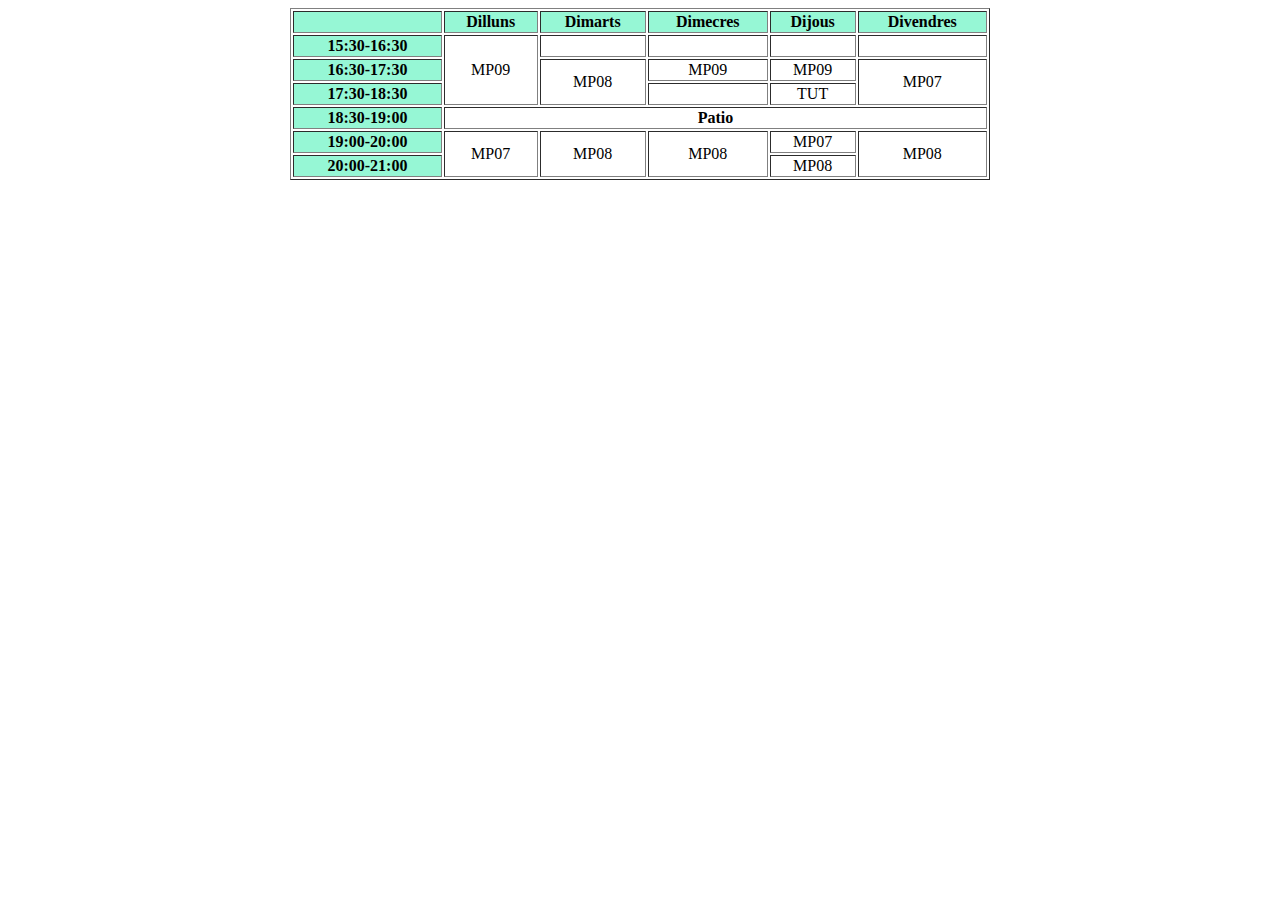
<file: mp08_UF1_02_horari_nuneza/index.html>
<html>
    <head>

    </head>
    <body>
        <table align="center" border="1" width="700px">
            <tr width="70px">
                <th bgcolor="#96F7D5"></th>
                <th bgcolor="#96F7D5">Dilluns</th>
                <th bgcolor="#96F7D5">Dimarts</th>
                <th bgcolor="#96F7D5">Dimecres</th>
                <th bgcolor="#96F7D5">Dijous</th>
                <th bgcolor="#96F7D5">Divendres</th>  
            </tr>
            <tr align="center">
                <th bgcolor="#96F7D5">15:30-16:30</th>
                <td rowspan="3">MP09</td>
                <td></td>
                <td></td>
                <td></td>
                <td></td>
                
            </tr>
            <tr align="center">
                <th bgcolor="#96F7D5">16:30-17:30</th>               
                <td rowspan="2">MP08</td>
                <td>MP09</td>
                <td>MP09</td>
                <td rowspan="2">MP07</td>
                
            </tr>
            <tr align="center">
                <th bgcolor="#96F7D5">17:30-18:30</th>       
                <td></td>
                <td>TUT</td>
            </tr>
            <tr align="center">
                <th bgcolor="#96F7D5">18:30-19:00</th>
                <th colspan="5" bgcolor="">Patio</th>
                
            </tr>
            <tr align="center">
                <th bgcolor="#96F7D5">19:00-20:00</th>
                <td rowspan="2">MP07</td>
                <td rowspan="2">MP08</td>
                <td rowspan="2">MP08</td>
                <td>MP07</td>
                <td rowspan="2">MP08</td>
            
            </tr>
            <tr align="center">
                <th bgcolor="#96F7D5">20:00-21:00</th>
                <td>MP08</td>
            </tr>
        </table>
    </body>
    




</html>
</file>
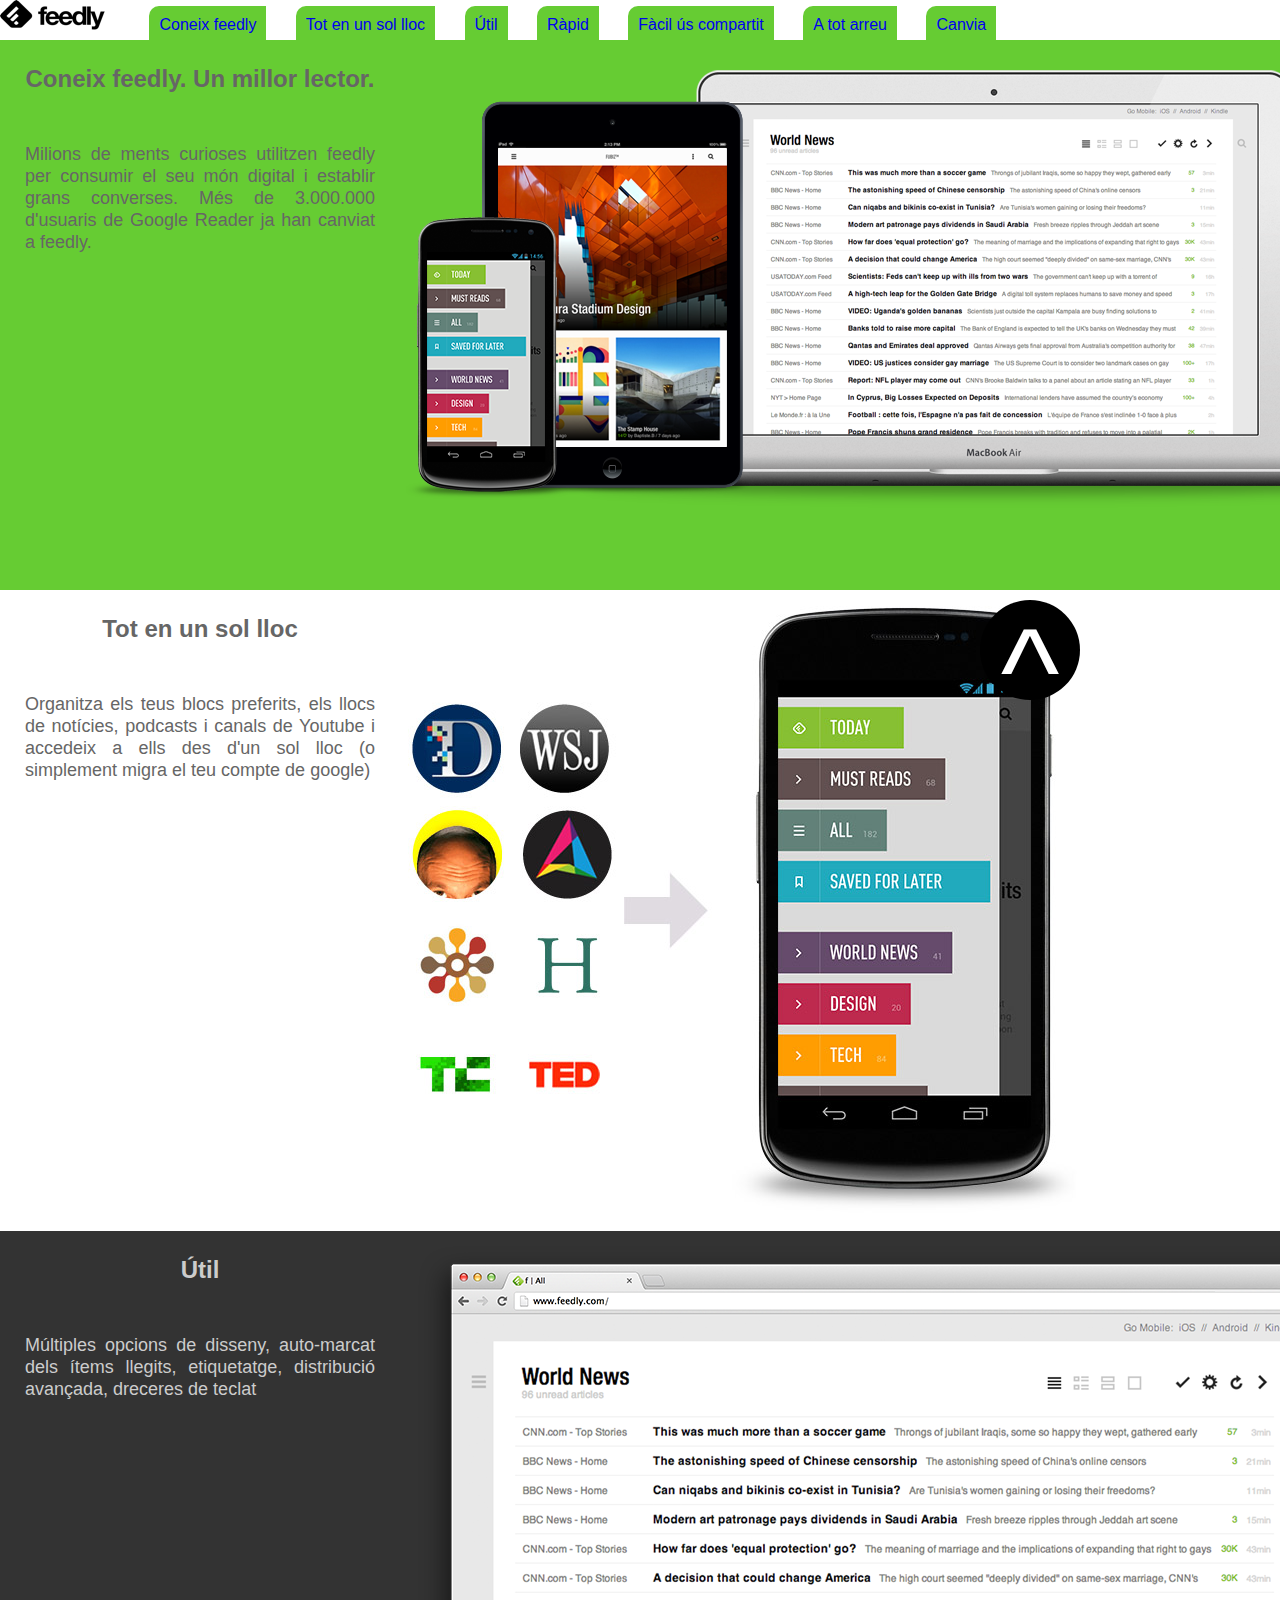
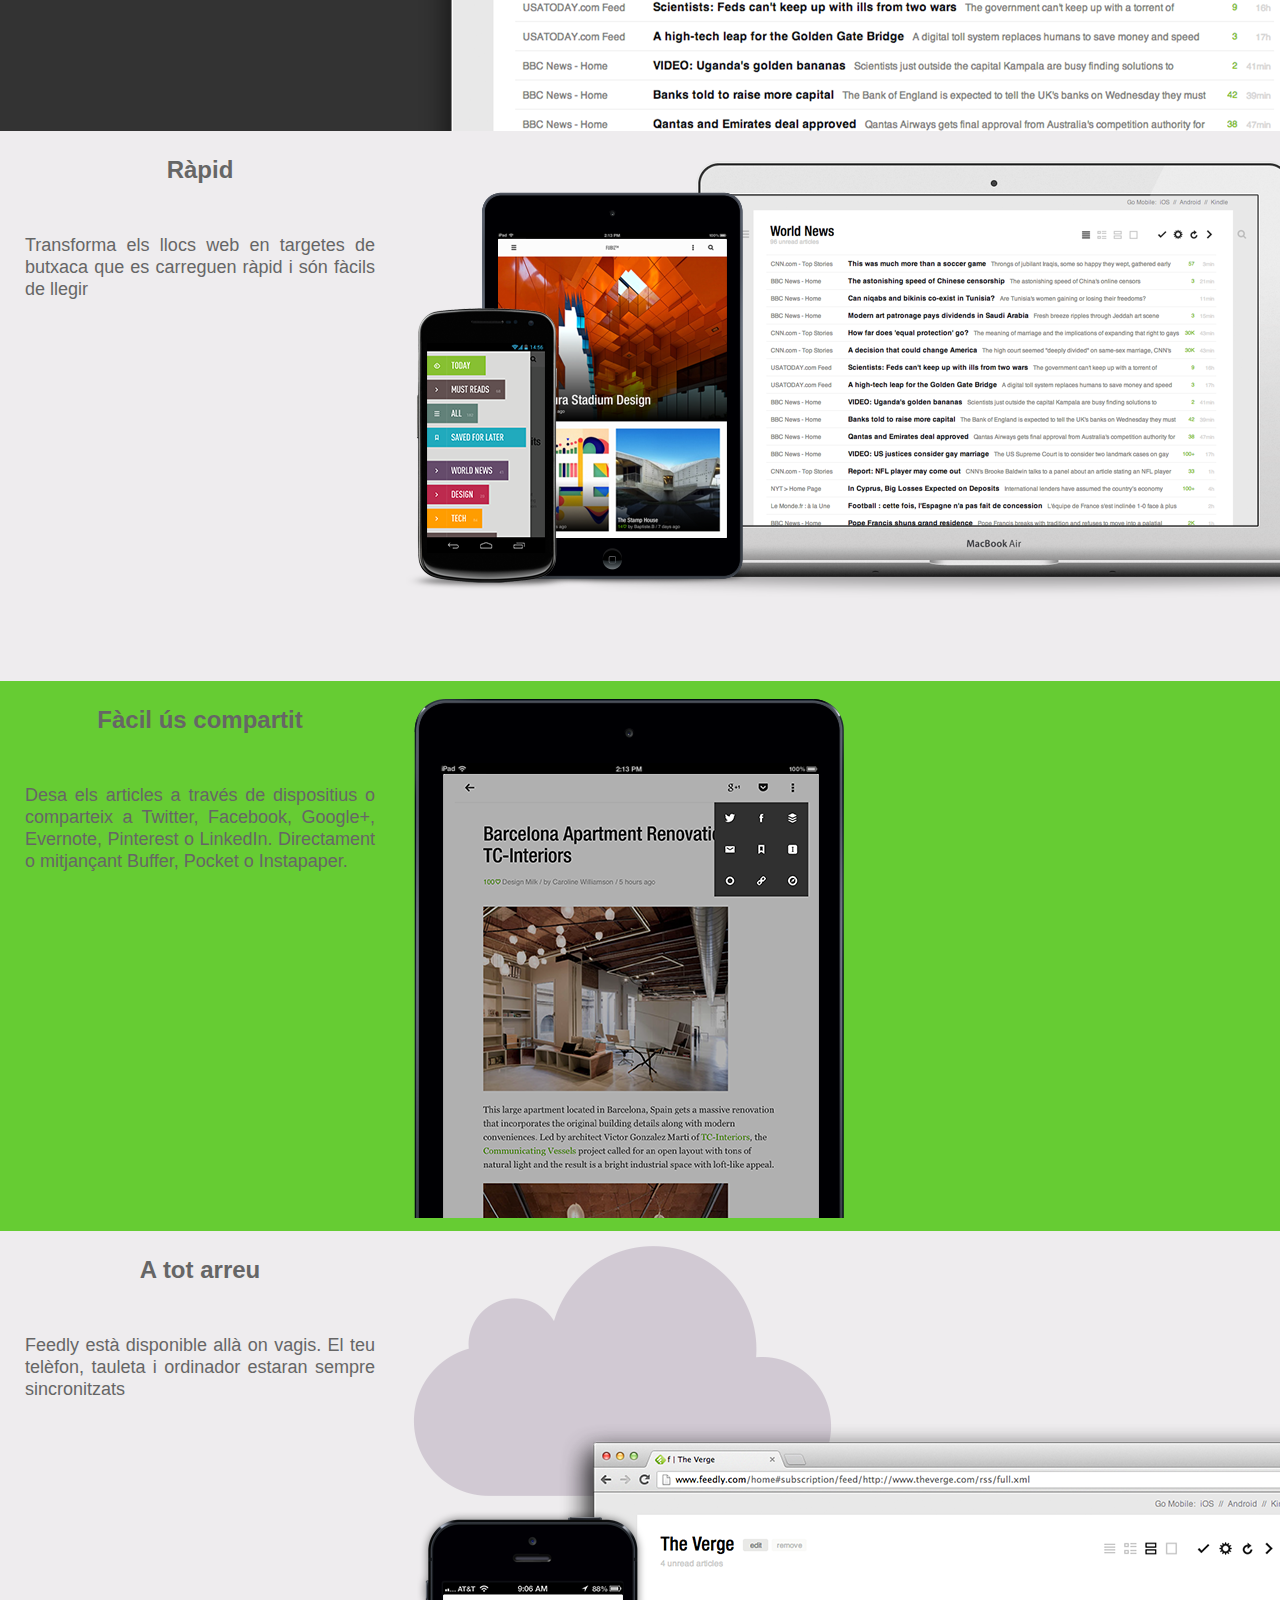
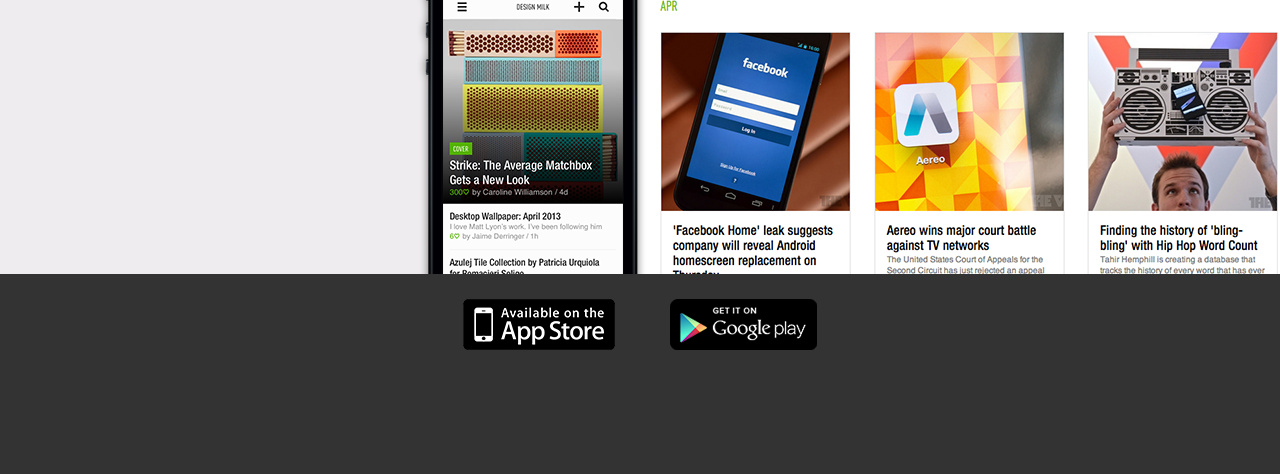
<file: mp08_UF1_03_feedly_nuneza/index.html>
<!DOCTYPE html>
<html lang="en">
<head>
    <meta charset="UTF-8">
    <meta name="viewport" content="width=device-width, initial-scale=1.0">
    <title>feedly</title>
    <link rel="stylesheet" href="estils.css">
</head>
<body>
    <div id="menu">
        <a href="#" target="_self"><img src="img/feedly-logo-small-black.png" alt=""></a>
        <ul>
            <li><a href="#coneix">Coneix feedly</a></li>
            <li><a href="#tot">Tot en un sol lloc</a></li> 
            <li><a href="#util">Útil</a></li>
            <li><a href="#rapid">Ràpid</a></li>
            <li><a href="#facil">Fàcil ús compartit</a></li> 
            <li><a href="#arreu">A tot arreu</a></li> 
            <li><a href="#canvia">Canvia</a></li>
        </ul>
    </div>
    <div id="coneix">
        <h1>Coneix feedly. Un millor lector.</h1>

        <p>Milions de ments curioses utilitzen feedly per consumir el seu món digital i establir grans converses. 
Més de 3.000.000 d'usuaris de Google Reader ja han canviat a feedly.</p>
    </div>
    <div id="tot">
        <h1>Tot en un sol lloc</h1>
        <p>Organitza els teus blocs preferits, els llocs de notícies, podcasts i canals de Youtube i accedeix a ells des d'un sol lloc (o simplement migra el teu compte de google)</p>
    </div>
    <div id="util">
        <h1>Útil</h1>
        <p>Múltiples opcions de disseny, auto-marcat dels ítems llegits, etiquetatge, distribució avançada, dreceres de teclat</p>
    </div>
    <div id="rapid">
        <h1>Ràpid</h1>
        <p>Transforma els llocs web en targetes de butxaca que es carreguen ràpid i són fàcils de llegir</p>
    </div>
    <div id="facil">
        <h1>Fàcil ús compartit</h1>
        <p>Desa els articles a través de dispositius o comparteix a Twitter, Facebook, Google+, Evernote, Pinterest o LinkedIn. Directament o mitjançant Buffer, Pocket o Instapaper.</p>
    </div>
    <div id="arreu">
        <h1>A tot arreu</h1>
        <p>Feedly està disponible allà on vagis. El teu telèfon, tauleta i ordinador estaran sempre sincronitzats</p>
    </div>
    <div id="canvia">
        <a href="https://apps.apple.com/es/app/feedly-smart-news-reader/id396069556" target="_blank"><img src="img/appstore.png" alt=""></a>
        <a href="https://play.google.com/store/apps/details?id=com.devhd.feedly&hl=ca&gl=US" target="_blank"><img src="img/googleplay.png" alt=""></a>    
    </div>
    <a href="#menu"><div id="tornar">^</div></a>

    

</body>
</html>
</file>
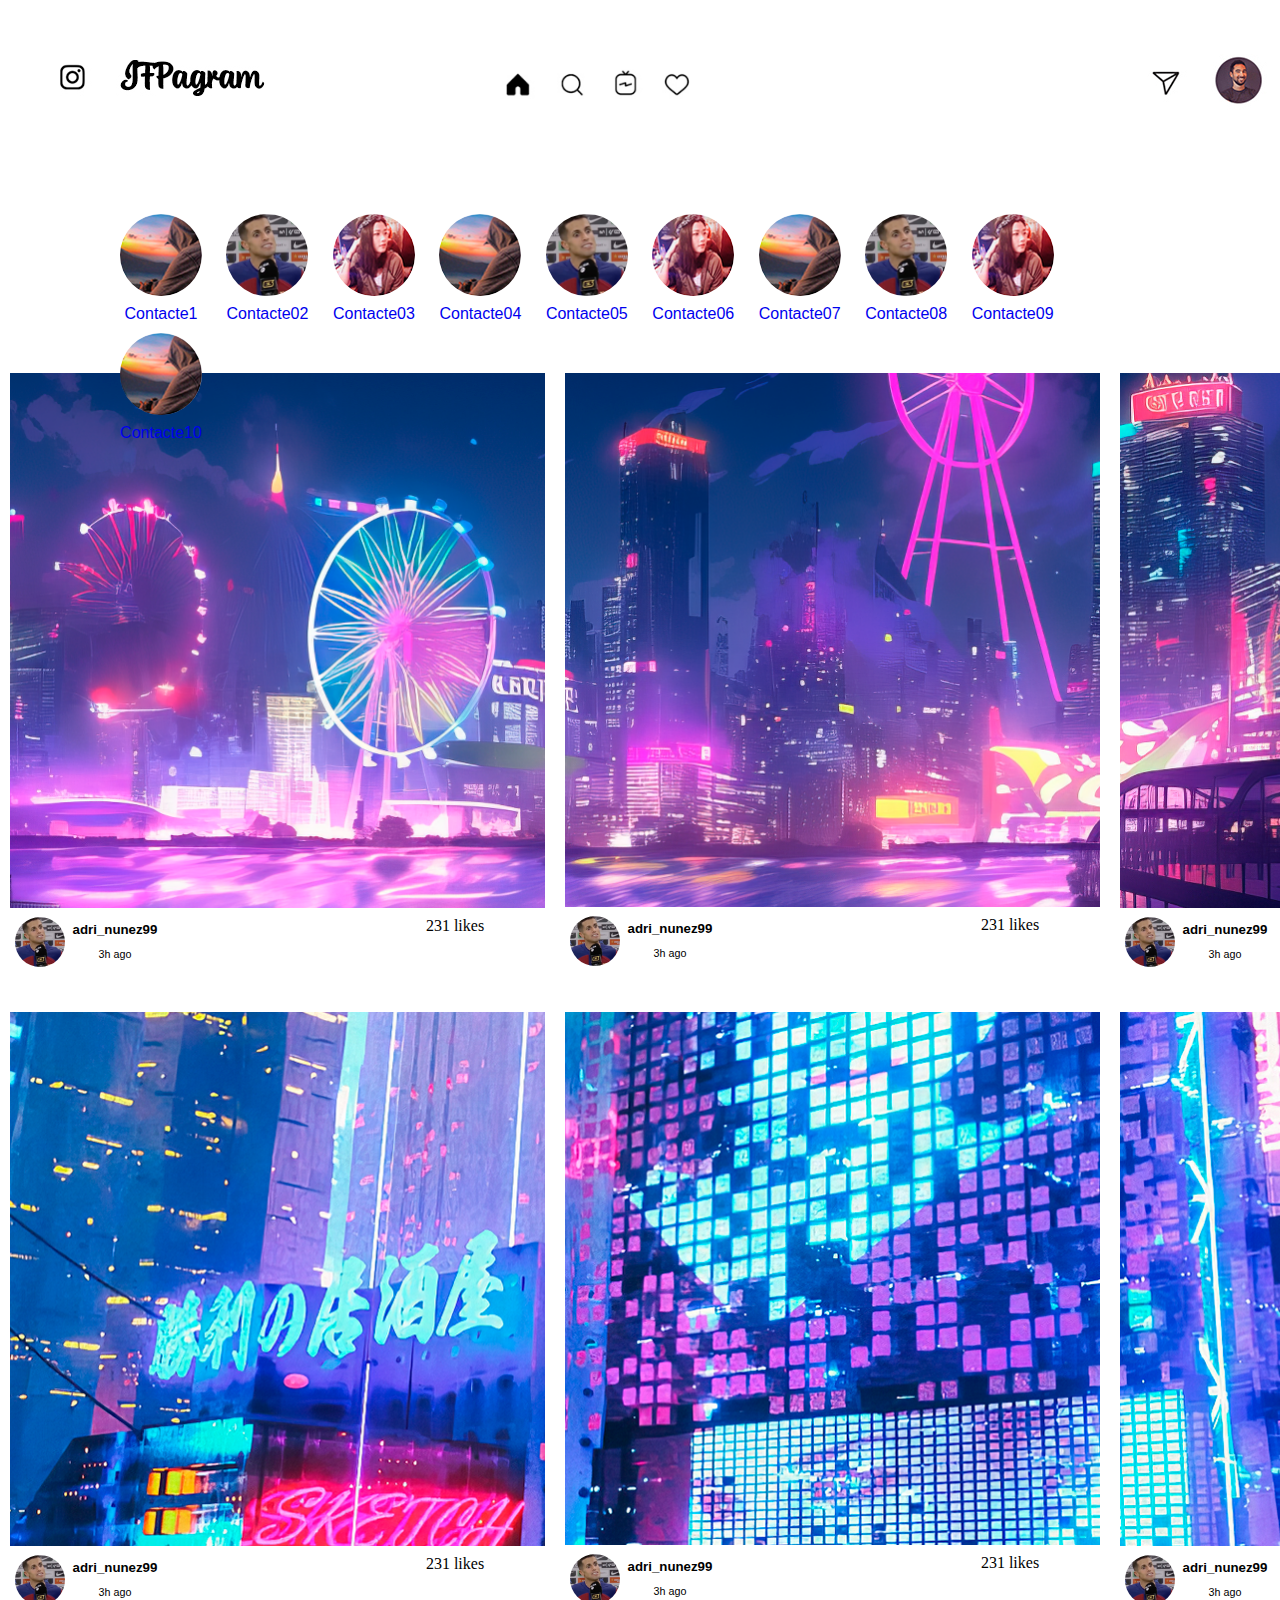
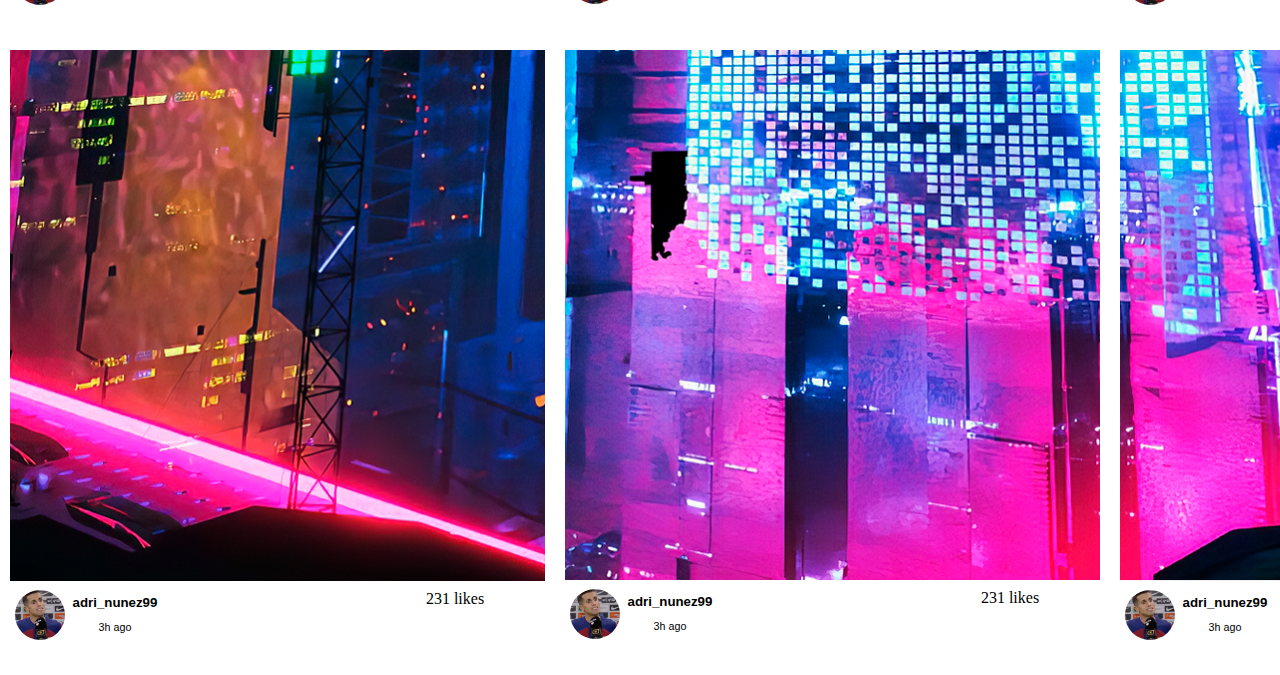
<file: mp08_UF1_04_ipfagram_nuneza/index.html>
<!DOCTYPE html>
<html lang="en">
<head>
    <meta charset="UTF-8">
    <meta name="viewport" content="width=Adrián Núñez, initial-scale=1.0">
    <title>IFPagram</title>
    <link rel="stylesheet" href="css/reset.css">        <!-- IMPORTANTE Cuidado con el orden del reset (1) y el estilo (2)-->
    <link rel="stylesheet" href="css/style.css">
</head>
<body>
    <div class="menu">
        <div class="logo">
            <img src="img/ifpagram_03.png" alt="">
        </div>
        
        <div class="user">
            <img src="img/ifpagram_04.png" alt="">
        </div>

        <div class="nav">
            <ul>
                <a href="#"><li class="home"></li></a>
                <a href="#"><li class="search"></li></a>
                <a href="#"><li class="tv"></li></a>
                <a href="#"><li class="like"></li></a>
            </ul>
        </div>
    </div>
    <div class="contactes">
            <!-- ul>(li{Contacte$$})*10  10 li con contacto y el numero correspondiente.
            $ = 1 digito   $$ = 2 digitos etc.. se pueden meter clases e id --->
       <ul>
        <a href="#"><li id="contacte01">Contacte1</li></a>
        <a href="#"><li id="contacte02">Contacte02</li></a>
        <a href="#"><li id="contacte03">Contacte03</li></a>
        <a href="#"><li id="contacte04">Contacte04</li></a>
        <a href="#"><li id="contacte05">Contacte05</li></a>
        <a href="#"><li id="contacte06">Contacte06</li></a>
        <a href="#"><li id="contacte07">Contacte07</li></a>
        <a href="#"><li id="contacte08">Contacte08</li></a>
        <a href="#"><li id="contacte09">Contacte09</li></a>
        <a href="#"><li id="contacte10">Contacte10</li></a>
       </ul>
    </div>
    
    <div class="contingut">
        <div class="post" id="primer">
            <img src="img/ifpagram_a.png" alt="">
            <div class="postejador">
                <img src="img/ifpagram_08.png" alt="">
                <h5>adri_nunez99</h5>
                <h6>3h ago</h6>
            </div>
            <div class="reaccions">
                <p>231 likes</p>
                <b class="cor"></b>
            </div>

        </div>
        <div class="post" id="segon">
            <img src="img/ifpagram_b.png" alt="">
            <div class="postejador">
                <img src="img/ifpagram_08.png" alt="">
                <h5>adri_nunez99</h5>
                <h6>3h ago</h6>
            </div>
            <div class="reaccions">
                <p>231 likes</p>
                <b class="cor"></b>
            </div>

        </div>
        <div class="post" id="tercer">
            <img src="img/ifpagram_c.png" alt="">
            <div class="postejador">
                <img src="img/ifpagram_08.png" alt="">
                <h5>adri_nunez99</h5>
                <h6>3h ago</h6>
            </div>
            <div class="reaccions">
                <p>231 likes</p>
                <b class="cor"></b>
            </div>

        </div>
        <div class="post" id="cuart">
            <img src="img/ifpagram_d.png" alt="">
            <div class="postejador">
                <img src="img/ifpagram_08.png" alt="">
                <h5>adri_nunez99</h5>
                <h6>3h ago</h6>
            </div>
            <div class="reaccions">
                <p>231 likes</p>
                <b class="cor"></b>
            </div>

        </div>
        <div class="post" id="cinque">
            <img src="img/ifpagram_e.png" alt="">
            <div class="postejador">
                <img src="img/ifpagram_08.png" alt="">
                <h5>adri_nunez99</h5>
                <h6>3h ago</h6>
            </div>
            <div class="reaccions">
                <p>231 likes</p>
                <b class="cor"></b>
            </div>

        </div>
        <div class="post" id="sise">
            <img src="img/ifpagram_f.png" alt="">
            <div class="postejador">
                <img src="img/ifpagram_08.png" alt="">
                <h5>adri_nunez99</h5>
                <h6>3h ago</h6>
            </div>
            <div class="reaccions">
                <p>231 likes</p>
                <b class="cor"></b>
            </div>

        </div>
        <div class="post" id="sete">
            <img src="img/ifpagram_g.png" alt="">
            <div class="postejador">
                <img src="img/ifpagram_08.png" alt="">
                <h5>adri_nunez99</h5>
                <h6>3h ago</h6>
            </div>
            <div class="reaccions">
                <p>231 likes</p>
                <b class="cor"></b>
            </div>

        </div>
        <div class="post" id="vuite">
            <img src="img/ifpagram_h.png" alt="">
            <div class="postejador">
                <img src="img/ifpagram_08.png" alt="">
                <h5>adri_nunez99</h5>
                <h6>3h ago</h6>
            </div>
            <div class="reaccions">
                <p>231 likes</p>
                <b class="cor"></b>
            </div>

        </div>
        <div class="post" id="nove">
            <img src="img/ifpagram_i.png" alt="">
            <div class="postejador">
                <img src="img/ifpagram_08.png" alt="">
                <h5>adri_nunez99</h5>
                <h6>3h ago</h6>
            </div>
            <div class="reaccions">
                <p>231 likes</p>
                <b class="cor"></b>
            </div>

        </div>

    </div>
    
</body>
</html>
</file>
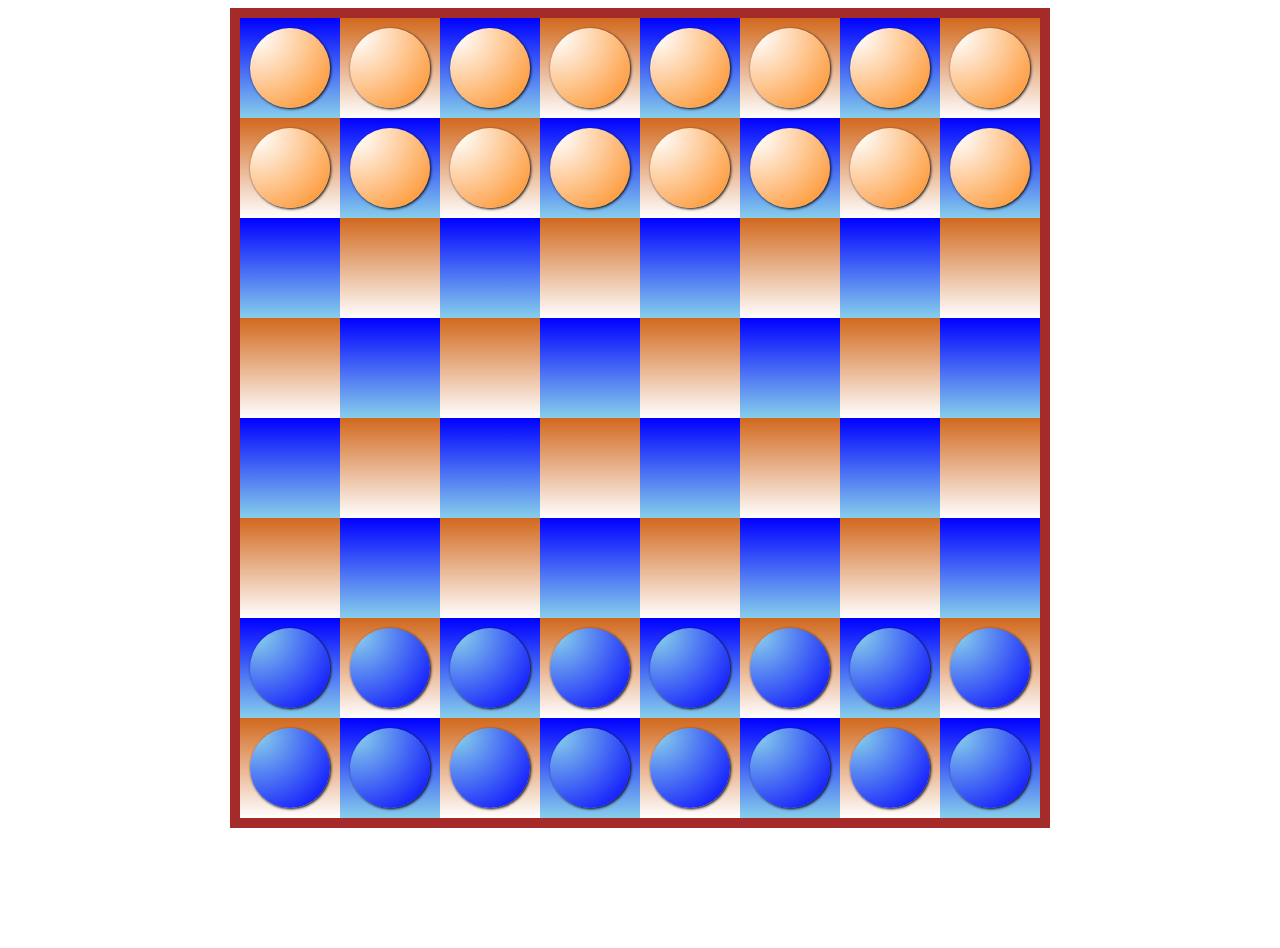
<file: mp08_UF1_05_escacs_nuneza/index.html>
<!DOCTYPE html>
<html lang="en">
<head>
    <meta charset="UTF-8">
    <meta name="Author" content="Adrián Núñez, initial-scale=1.0">
    <title>Escacs</title>
    <link rel="stylesheet" href="styles.css">
</head>
<body>
   <div class="taulell">
    <div class="filera">
        <div class="casella">
            <div class="fitxa"></div>
        </div>
        <div class="casella">
            <div class="fitxa"></div>
        </div>
        <div class="casella">
            <div class="fitxa"></div>
        </div>
        <div class="casella">
            <div class="fitxa"></div>
        </div>
        <div class="casella">
            <div class="fitxa"></div>
        </div>
        <div class="casella">
            <div class="fitxa"></div>
        </div>
        <div class="casella">
            <div class="fitxa"></div>
        </div>
        <div class="casella">
            <div class="fitxa"></div>
        </div>
    </div>
    <div class="filera">
        <div class="casella">
            <div class="fitxa"></div>
        </div>
        <div class="casella">
            <div class="fitxa"></div>
        </div>
        <div class="casella">
            <div class="fitxa"></div>
        </div>
        <div class="casella">
            <div class="fitxa"></div>
        </div>
        <div class="casella">
            <div class="fitxa"></div>
        </div>
        <div class="casella">
            <div class="fitxa"></div>
        </div>
        <div class="casella">
            <div class="fitxa"></div>
        </div>
        <div class="casella">
            <div class="fitxa"></div>
        </div>
    </div>
    <div class="filera">
        <div class="casella">
            <div class="fitxa"></div>
        </div>
        <div class="casella">
            <div class="fitxa"></div>
        </div>
        <div class="casella">
            <div class="fitxa"></div>
        </div>
        <div class="casella">
            <div class="fitxa"></div>
        </div>
        <div class="casella">
            <div class="fitxa"></div>
        </div>
        <div class="casella">
            <div class="fitxa"></div>
        </div>
        <div class="casella">
            <div class="fitxa"></div>
        </div>
        <div class="casella">
            <div class="fitxa"></div>
        </div>
    </div>
    <div class="filera">
        <div class="casella">
            <div class="fitxa"></div>
        </div>
        <div class="casella">
            <div class="fitxa"></div>
        </div>
        <div class="casella">
            <div class="fitxa"></div>
        </div>
        <div class="casella">
            <div class="fitxa"></div>
        </div>
        <div class="casella">
            <div class="fitxa"></div>
        </div>
        <div class="casella">
            <div class="fitxa"></div>
        </div>
        <div class="casella">
            <div class="fitxa"></div>
        </div>
        <div class="casella">
            <div class="fitxa"></div>
        </div>
    </div>
    <div class="filera">
        <div class="casella">
            <div class="fitxa"></div>
        </div>
        <div class="casella">
            <div class="fitxa"></div>
        </div>
        <div class="casella">
            <div class="fitxa"></div>
        </div>
        <div class="casella">
            <div class="fitxa"></div>
        </div>
        <div class="casella">
            <div class="fitxa"></div>
        </div>
        <div class="casella">
            <div class="fitxa"></div>
        </div>
        <div class="casella">
            <div class="fitxa"></div>
        </div>
        <div class="casella">
            <div class="fitxa"></div>
        </div>
    </div>
    <div class="filera">
        <div class="casella">
            <div class="fitxa"></div>
        </div>
        <div class="casella">
            <div class="fitxa"></div>
        </div>
        <div class="casella">
            <div class="fitxa"></div>
        </div>
        <div class="casella">
            <div class="fitxa"></div>
        </div>
        <div class="casella">
            <div class="fitxa"></div>
        </div>
        <div class="casella">
            <div class="fitxa"></div>
        </div>
        <div class="casella">
            <div class="fitxa"></div>
        </div>
        <div class="casella">
            <div class="fitxa"></div>
        </div>
    </div>
    <div class="filera">
        <div class="casella">
            <div class="fitxa"></div>
        </div>
        <div class="casella">
            <div class="fitxa"></div>
        </div>
        <div class="casella">
            <div class="fitxa"></div>
        </div>
        <div class="casella">
            <div class="fitxa"></div>
        </div>
        <div class="casella">
            <div class="fitxa"></div>
        </div>
        <div class="casella">
            <div class="fitxa"></div>
        </div>
        <div class="casella">
            <div class="fitxa"></div>
        </div>
        <div class="casella">
            <div class="fitxa"></div>
        </div>
    </div>
    <div class="filera">
        <div class="casella">
            <div class="fitxa"></div>
        </div>
        <div class="casella">
            <div class="fitxa"></div>
        </div>
        <div class="casella">
            <div class="fitxa"></div>
        </div>
        <div class="casella">
            <div class="fitxa"></div>
        </div>
        <div class="casella">
            <div class="fitxa"></div>
        </div>
        <div class="casella">
            <div class="fitxa"></div>
        </div>
        <div class="casella">
            <div class="fitxa"></div>
        </div>
        <div class="casella">
            <div class="fitxa"></div>
        </div>
    </div>
   </div>
   <div class="degradat"></div>
   
</body>
</html>
</file>
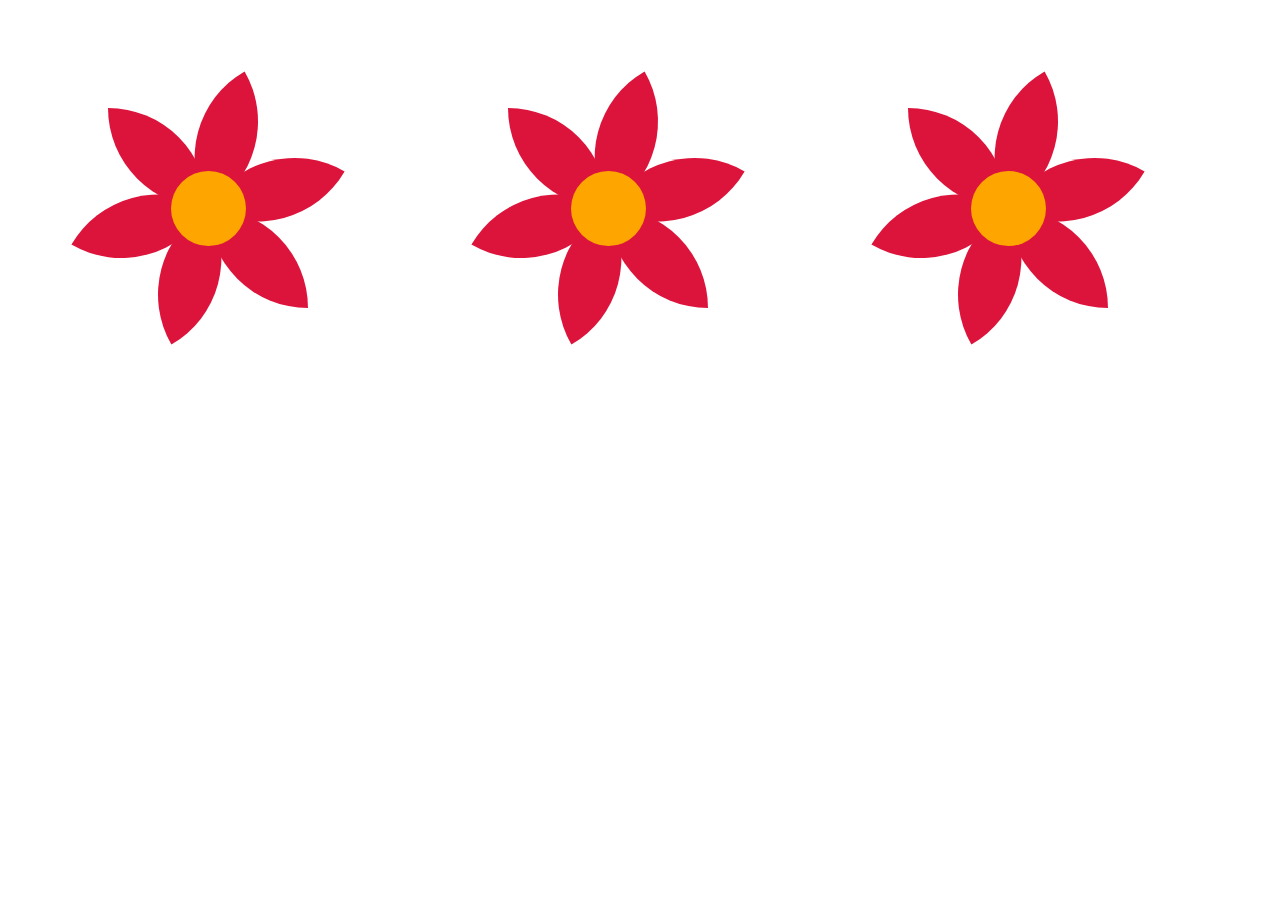
<file: mp08_UF1_07_flor_nuneza/index.html>
<!DOCTYPE html>
<html lang="en">
<head>
    <meta charset="UTF-8">
    <meta name="viewport" content="width=device-width, initial-scale=1.0">
    <title>Flor</title>
    <meta author="Adrián Núñez">
    <link rel="stylesheet" href="css/style.css">
</head>
<body>
    <div class="flor">
        <div class="petals" id="primer"></div>
        <div class="petals" id="segon"></div>
        <div class="petals" id="tercer"></div>
        <div class="petals" id="cuart"></div>
        <div class="petals" id="cinque"></div>
        <div class="petals" id="sise"></div>
        <div class="cor"></div>
    </div>
    <div class="flor">
        <div class="petals" id="primer"></div>
        <div class="petals" id="segon"></div>
        <div class="petals" id="tercer"></div>
        <div class="petals" id="cuart"></div>
        <div class="petals" id="cinque"></div>
        <div class="petals" id="sise"></div>
        <div class="cor"></div>
    </div>
    <div class="flor">
        <div class="petals" id="primer"></div>
        <div class="petals" id="segon"></div>
        <div class="petals" id="tercer"></div>
        <div class="petals" id="cuart"></div>
        <div class="petals" id="cinque"></div>
        <div class="petals" id="sise"></div>
        <div class="cor"></div>
    </div>
    
</body>
</html>
</file>
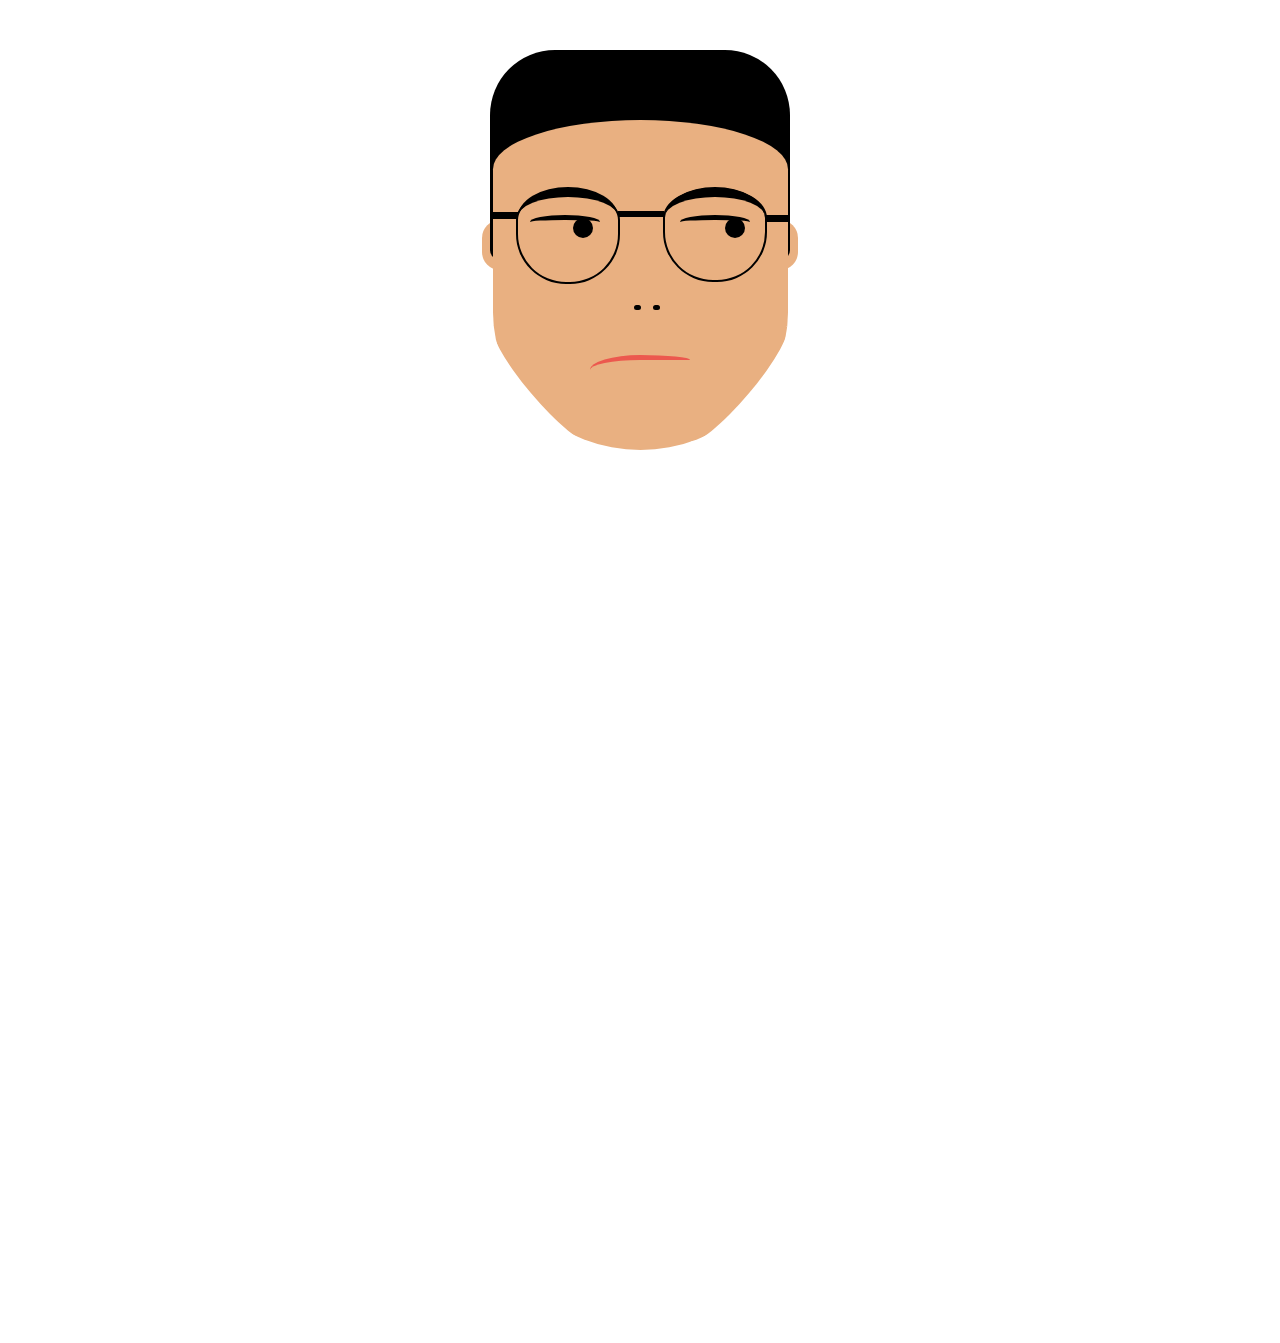
<file: mp08_UF1_08_cara_nuneza/index.html>
<!DOCTYPE html>
<html lang="en" >
<head>
  <meta charset="UTF-8">
  <title>Cara nuneza</title>
  <link rel="stylesheet" href="css/style.css">

</head>
<body>
    <div class="contenedor">
        <div class="cap">
            <div class="pel"></div>
            <div class="cara"></div>
            <div class="cara2"></div>
            
            <div class="front"></div>
            <div class="celles">
                <div class="cella" id="cellae"></div>
                <div class="cella" id="cellad"></div>
            </div>
        
            <div class="ulls">
                <div class="ulld"></div>
                <div class="pupillad"></div>
                <div class="ulle"></div>
                <div class="pupillae"></div>
            </div>
            <div class="orelles">
                <div class="orellae"></div>
                <div class="orellad"></div>
            </div>
            <div class="nas"></div>
                <div class="nasd"></div>
                <div class="nase"></div>
            <div class="boca"></div>
            <div class="gafa1"></div>
            <div class="gafa2"></div>
            <div class="patilla1"></div>
            <div class="patilla2"></div>
            <div class="puente"></div>
        </div>
    </div>
  
</body>
</html>
</file>
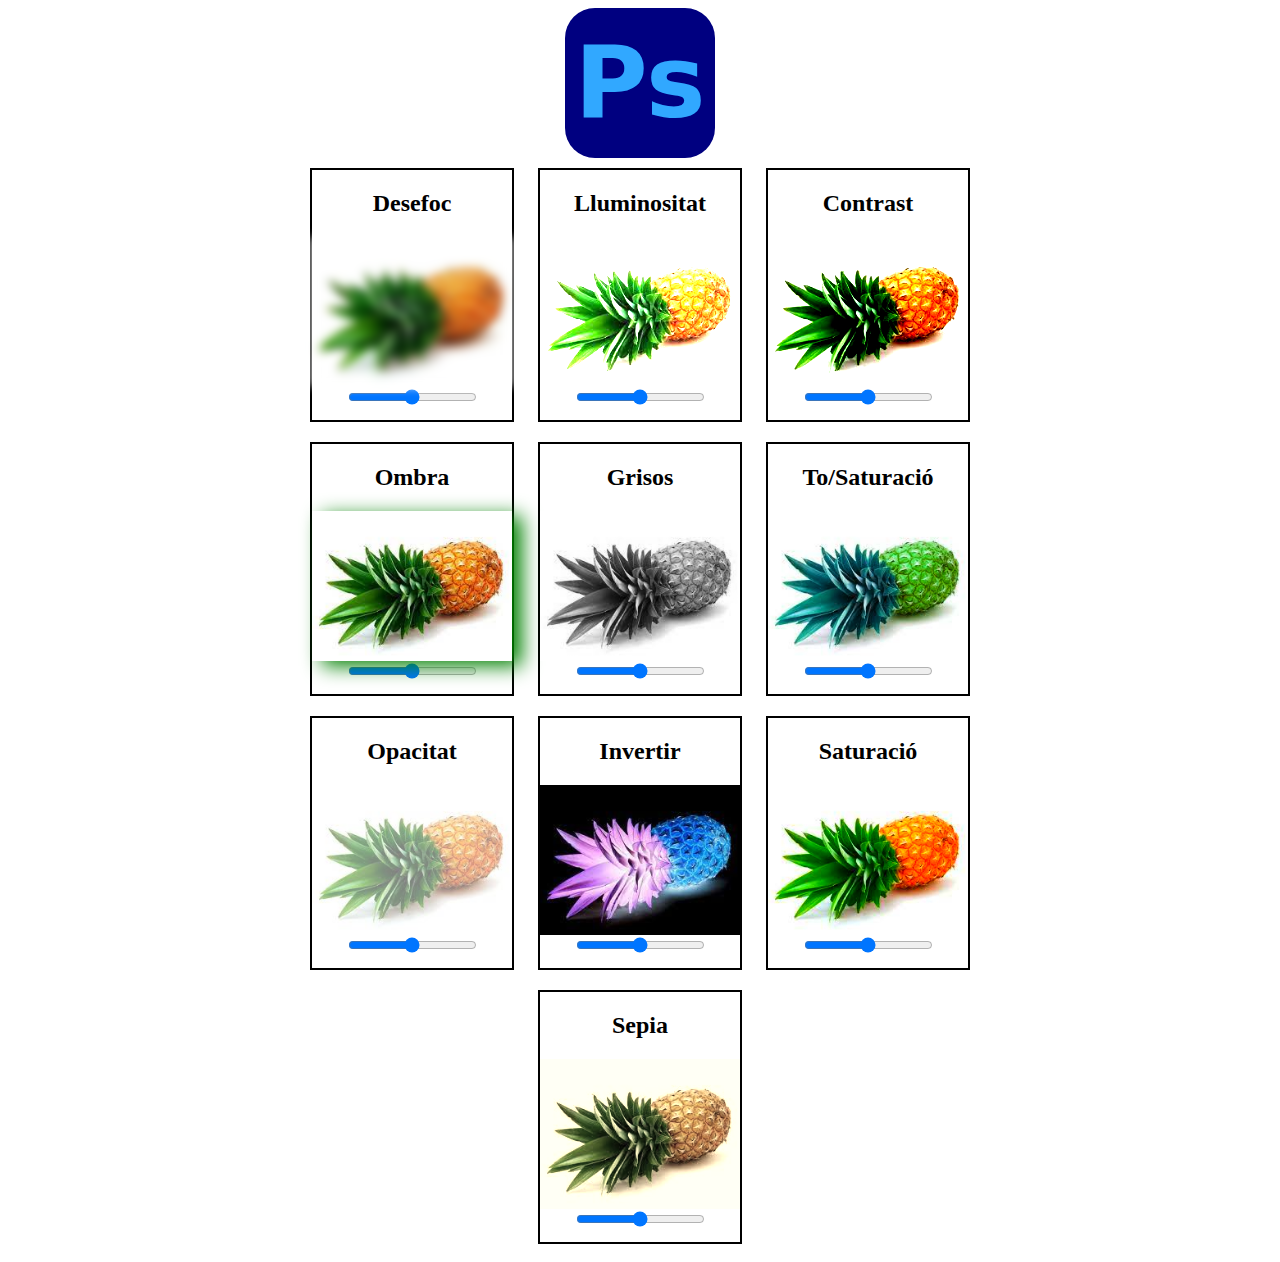
<file: mp08_UF1_09_potoshop_nuneza/index.html>
<!DOCTYPE html>
<html lang="en">
<head>
    <meta charset="UTF-8">
    <meta name="viewport" content="width=device-width, initial-scale=1.0">
    <title>Photoshop</title>
    <link rel="stylesheet" href="css/style.css">
</head>
<body>
    <div class="contenidor">

        <div class="efecte desenfoc">
            <h2>Desefoc</h2>
            <div class="imatge"></div>
            <input type="range">
        </div>

        <div class="efecte lluminositat">
            <h2>Lluminositat</h2>
            <div class="imatge"></div>
            <input type="range">
        </div>

        <div class="efecte contrast">
            <h2>Contrast</h2>
            <div class="imatge"></div>
            <input type="range">
        </div>

        <div class="efecte ombra">
            <h2>Ombra</h2>
            <div class="imatge"></div>
            <input type="range">
        </div>

        <div class="efecte grisos">
            <h2>Grisos</h2>
            <div class="imatge"></div>
            <input type="range">
        </div>

        <div class="efecte to">
            <h2>To/Saturació</h2>
            <div class="imatge"></div>
            <input type="range">
        </div>

        <div class="efecte opacitat">
            <h2>Opacitat</h2>
            <div class="imatge"></div>
            <input type="range">
        </div>

        <div class="efecte invertir">
            <h2>Invertir</h2>
            <div class="imatge"></div>
            <input type="range">
        </div>

        <div class="efecte saturacio">
            <h2>Saturació</h2>
            <div class="imatge"></div>
            <input type="range">
        </div>

        <div class="efecte sepia">
            <h2>Sepia</h2>
            <div class="imatge"></div>
            <input type="range">
        </div>
    </div>
</body>
</html>
</file>
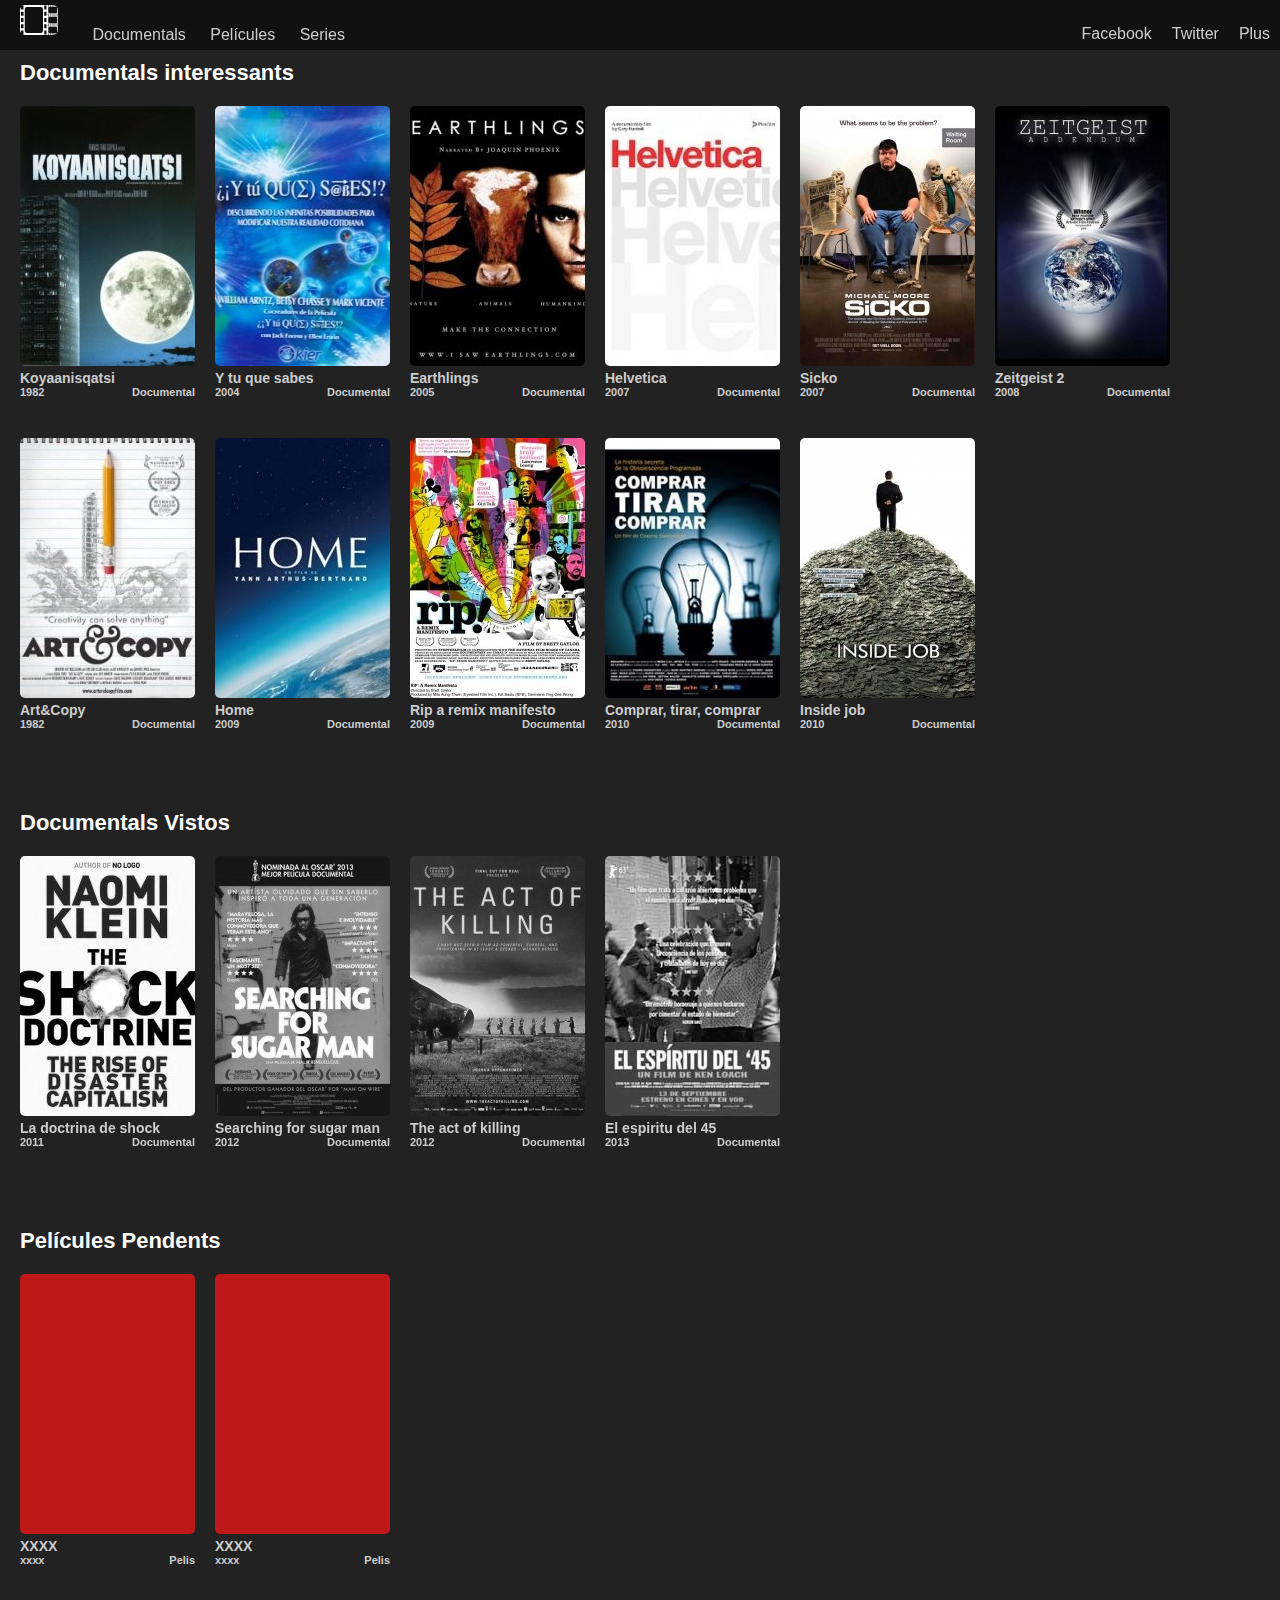
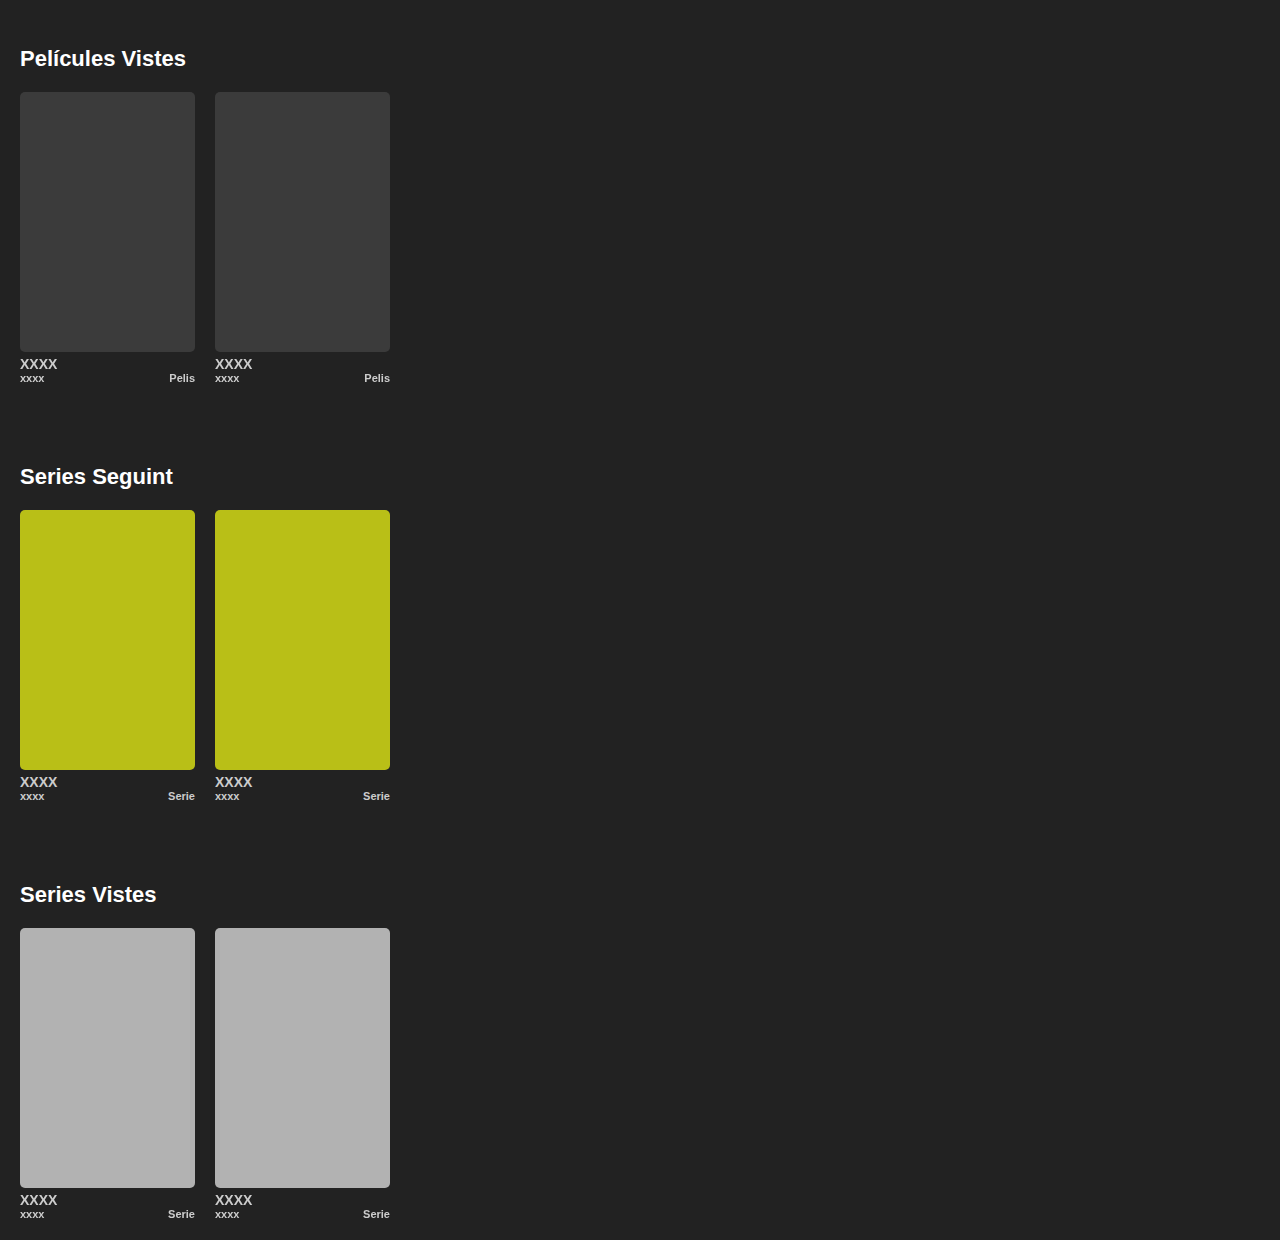
<file: mp08_UF1_10_pelys_anunez/index.html>
<!DOCTYPE html>
<html lang="en">

<head>
    <meta charset="UTF-8">
    <meta name="viewport" content="width=device-width, initial-scale=1.0">
    <title>Pe.lys</title>
    <link rel="stylesheet" href="css/style.css">
</head>

<body>
    <div class="barra">
        <img src="img/logo.png" alt="">
        
            <a href="#docs"><li class="index">Documentals</li></a>
            <a href="#pelis"><li class="index">Películes</li></a>
            <a href="#series"><li class="index">Series</li></a>
      
        
            
            
            <a href="#"><li class="xarxes">Plus</li></a>
            <a href="#"><li class="xarxes">Twitter</li>  </a>
            <a href="#"><li class="xarxes">Facebook</li> </a>
        </li>
    </div>

    <div class="contenidor" id="docs">
        <h1>Documentals interessants</h1>
        <div class="foto"><img src="img/1982Koyaanisqatsi.jpg" alt="">
            <h2>Koyaanisqatsi</h2>
            <h3 class="data">1982</h3>
            <h3 class="tipus">Documental</h3>
        </div>

        <div class="foto"><img src="img/2004YTuQueSabes.jpg" alt="">
            <h2>Y tu que sabes</h2>
            <h3 class="data">2004</h3>
            <h3 class="tipus">Documental</h3>
        </div>

        <div class="foto"><img src="img/2005Earthlings.jpg" alt="">
            <h2>Earthlings</h2>
            <h3 class="data">2005</h3>
            <h3 class="tipus">Documental</h3>
        </div>

        <div class="foto"><img src="img/2007Helvetica.jpg" alt="">
            <h2>Helvetica</h2>
            <h3 class="data">2007</h3>
            <h3 class="tipus">Documental</h3>
        </div>

        <div class="foto"><img src="img/2007Sicko.jpg" alt="">
            <h2>Sicko</h2>
            <h3 class="data">2007</h3>
            <h3 class="tipus">Documental</h3>
        </div>

        <div class="foto"><img src="img/2008Zeitgeist2.jpg" alt="">
            <h2>Zeitgeist 2</h2>
            <h3 class="data">2008</h3>
            <h3 class="tipus">Documental</h3>
        </div>

        <div class="foto"><img src="img/2009ArtAndCopy.jpg" alt="">
            <h2>Art&Copy</h2>
            <h3 class="data">1982</h3>
            <h3 class="tipus">Documental</h3>
        </div>

        <div class="foto"><img src="img/2009Home.jpg" alt="">
            <h2>Home</h2>
            <h3 class="data">2009</h3>
            <h3 class="tipus">Documental</h3>
        </div>
        <div class="foto"><img src="img/2009RipARemixManifesto.jpg" alt="">
            <h2>Rip a remix manifesto</h2>
            <h3 class="data">2009</h3>
            <h3 class="tipus">Documental</h3>
        </div>

        <div class="foto"><img src="img/2010ComprarTirarComprar.jpg" alt="">
            <h2>Comprar, tirar, comprar</h2>
            <h3 class="data">2010</h3>
            <h3 class="tipus">Documental</h3>
        </div>

        <div class="foto"><img src="img/2010InsideJob.jpg" alt="">
            <h2>Inside job</h2>
            <h3 class="data">2010</h3>
            <h3 class="tipus">Documental</h3>
        </div>
    </div>
    <div class="contenidor vistos">
        <h1>Documentals Vistos</h1>
        <div class="foto vist"><img src="img/2011LaDoctrinaDeShock.jpg" alt="">
            <h2>La doctrina de shock</h2>
            <h3 class="data">2011</h3>
            <h3 class="tipus">Documental</h3>
        </div>

        <div class="foto vist"><img src="img/2012SearchingForSugarMan.jpg" alt="">
            <h2>Searching for sugar man</h2>
            <h3 class="data">2012</h3>
            <h3 class="tipus">Documental</h3>
        </div>

        <div class="foto vist"><img src="img/2012TheActOfKilling.jpg" alt="">
            <h2>The act of killing</h2>
            <h3 class="data">2012</h3>
            <h3 class="tipus">Documental</h3>
        </div>

        <div class="foto vist"><img src="img/2013ElEspirituDel45.jpg" alt="">
            <h2>El espiritu del 45</h2>
            <h3 class="data">2013</h3>
            <h3 class="tipus">Documental</h3>
        </div>
    </div>
    
    <div class="contenidor pendents" id="pelis">
        <h1>Películes Pendents</h1>
        <div class="foto"><img src="img/XXXXpeli.jpg" alt="">
            <h2>XXXX</h2>
            <h3 class="data">xxxx</h3>
            <h3 class="tipus">Pelis</h3>
        </div>

        <div class="foto"><img src="img/XXXXpeli.jpg" alt="">
            <h2>XXXX</h2>
            <h3 class="data">xxxx</h3>
            <h3 class="tipus">Pelis</h3>
        </div>
    </div>
    
    <div class="contenidor">
        <h1>Películes Vistes</h1>
        <div class="foto vist"><img src="img/XXXXpeli.jpg" alt="">
            <h2>XXXX</h2>
            <h3 class="data">xxxx</h3>
            <h3 class="tipus">Pelis</h3>
        </div>

        <div class="foto vist"><img src="img/XXXXpeli.jpg" alt="">
            <h2>XXXX</h2>
            <h3 class="data">xxxx</h3>
            <h3 class="tipus">Pelis</h3>
        </div>
    </div>    
    
    <div class="contenidor" id="series">
        <h1>Series Seguint</h1>
        <div class="foto"><img src="img/XXXXserie.jpg" alt="">
            <h2>XXXX</h2>
            <h3 class="data">xxxx</h3>
            <h3 class="tipus">Serie</h3>
        </div>

        <div class="foto"><img src="img/XXXXserie.jpg" alt="">
            <h2>XXXX</h2>
            <h3 class="data">xxxx</h3>
            <h3 class="tipus">Serie</h3>
        </div>
    </div>    
    
    <div class="contenidor">
        <h1>Series Vistes</h1>
        <div class="foto vist"><img src="img/XXXXserie.jpg" alt="">
            <h2>XXXX</h2>
            <h3 class="data">xxxx</h3>
            <h3 class="tipus">Serie</h3>
        </div>

        <div class="foto vist"><img src="img/XXXXserie.jpg" alt="">
            <h2>XXXX</h2>
            <h3 class="data">xxxx</h3>
            <h3 class="tipus">Serie</h3>
        </div>
    </div>        
    
        
        
</body>

</html>
</file>
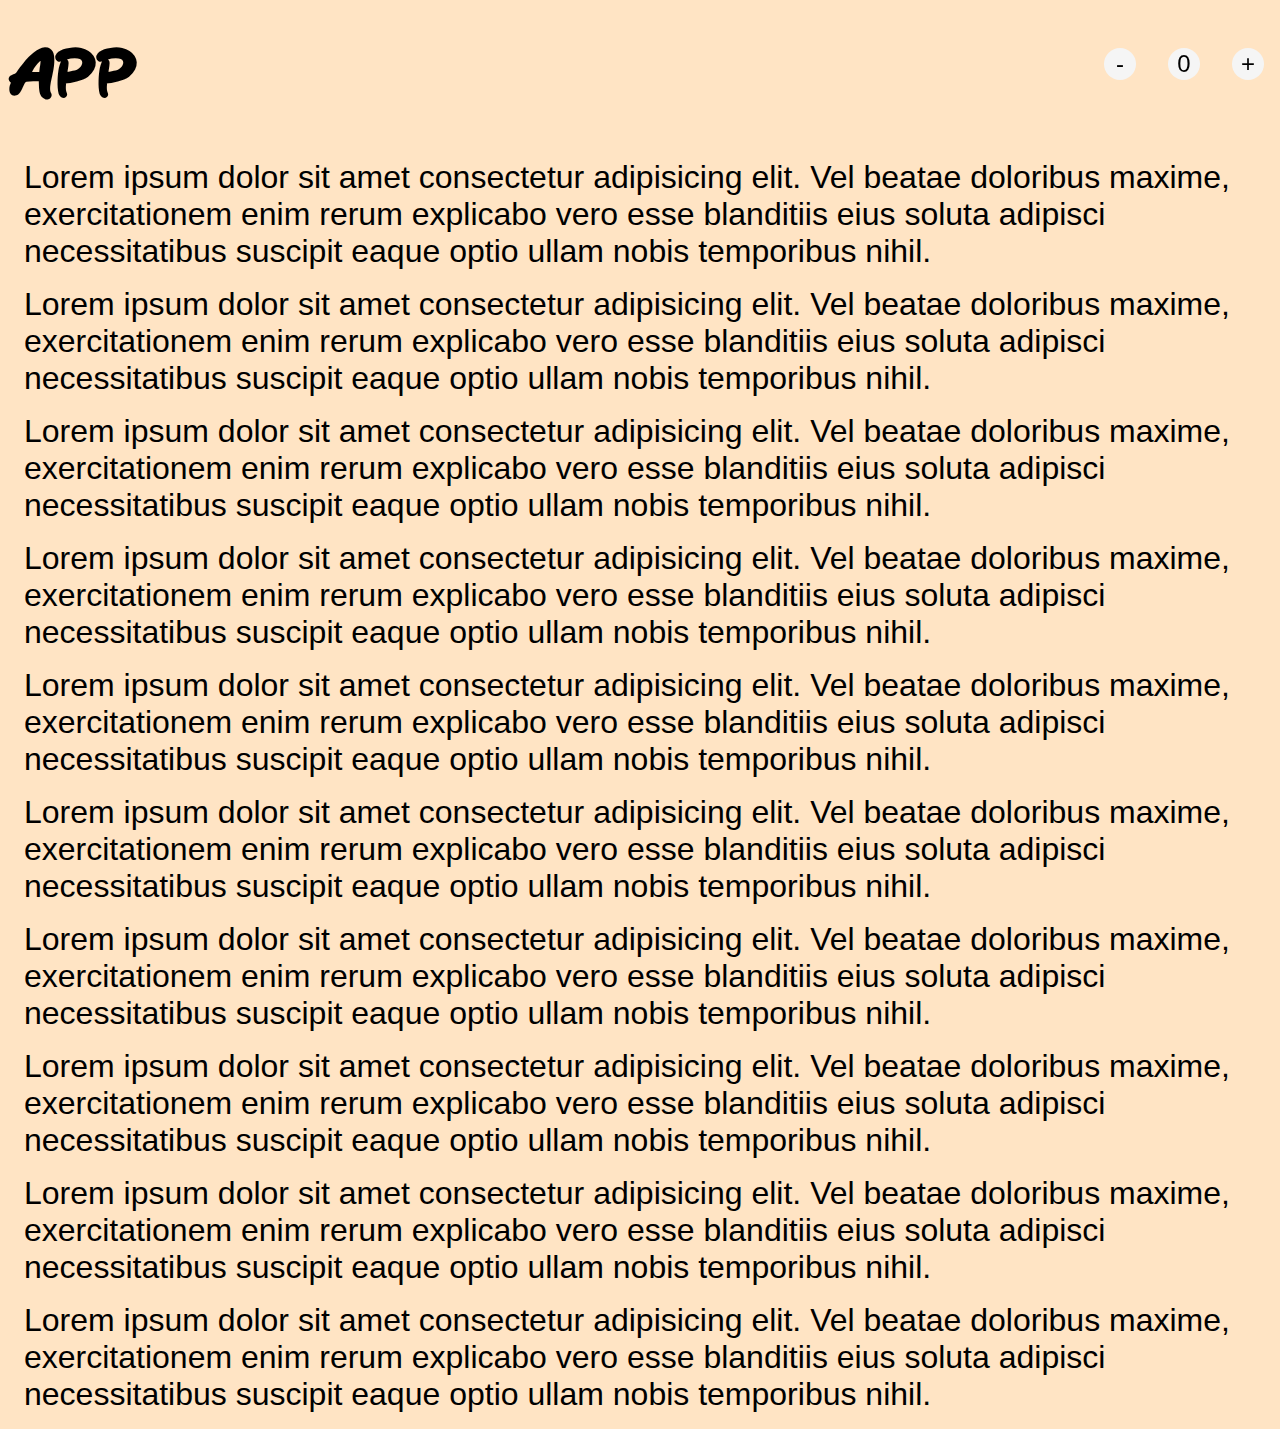
<file: webapp/index.html>
<!DOCTYPE html>
<html lang="en" manifest="cache.manifest">
<head>
    <meta charset="UTF-8">
    <meta name="viewport" content="width=device-width, initial-scale=1.0, user-scalable=no">
    
    <link rel="icon" type="image/x-icon" href="img/favicon.ico">

    <meta name="theme-color" content="#FF9933">
    <meta name="msapplication-navbutton-color" content="#FF9933">
    <meta name="apple-mobile-web-app-capable" content="yes">
    <meta name="apple-mobile-web-app-status-bar-style" content="#FF9933">
    <link rel="icon" sizes="192x192" href="img/icon.png">
    <link rel="icon" sizes="512x512" href="img/icon.png">
    <link rel="apple-touch-icon" href="img/icon.png">
    
    <title>Responsive</title>
</head>

<style>
    /* disseny  vertical*/
        @font-face {
        font-family: 'Fantasia';
        src: 
            url('fonts/Skincake.otf') format('otf'),
            url('fonts/Skincake.woff2') format('woff2'),
            url('fonts/Skincake.woff') format('woff'),
            url('fonts/Skincake.svg#Skincake') format('svg');
        font-weight: normal;
        font-style: normal;
        font-display: swap;
}
    body{
        font-size: 2rem;
        font-family: Arial, Helvetica, sans-serif;
    }
    h1{
        font-family: 'Fantasia';
    }
    
    @media screen and (max-width: 480px){
        body{
            background: red;
        }
        
    }

    /* disseny apaisat*/
    @media screen and (min-width: 481px) and (max-width: 1024px){
        body{
            background: skyblue;
        } 
        
    }

    /* disseny escriptori*/

    @media screen and (min-width: 1025px) {
        body{
            background: bisque;
        }
        
    }

    .progres{
    height: 1rem;
    width: 100%;
    background: limegreen;
    position: fixed;
    top: 0;
    left:0;
    right:0;
    z-index:1000;
    scale: 0 1;
    transform-origin: left;
    animation: jacobo linear;
    animation-timeline: scroll();
  }
  @keyframes jacobo {
    to{
      scale: 1 1;
  }
}
ul{
    overflow: hidden;
    position: fixed;
    top: 0;
    right: 0;
}

li{
    float: left;
    display: inline-block;
    margin: 1rem;
    background-color: whitesmoke;
    width: 2rem;
    height: 2rem;
    text-align: center;
    line-height: 2rem;
    border-radius: 50%;
}

#petit{
    font-size: 1.5rem;
}


#mitja{
    font-size: 1.5rem;
}

#gran{
    font-size: 1.5rem;
}

p{
    margin: 1rem;
}

</style>

<body>
    <!-- vertical 360px x 666px
         horitzontal 722px x 270px-->
<div class="progres"></div>
    <ul>
        <li id="petit">-</li>
        <li id="mitja">0</li>
        <li id="gran">+</li>
    </ul>

<h1>APP</h1>
<div id="text">
<p class="text">Lorem ipsum dolor sit amet consectetur adipisicing elit. Vel beatae doloribus maxime, exercitationem enim rerum explicabo vero esse blanditiis eius soluta adipisci necessitatibus suscipit eaque optio ullam nobis temporibus nihil.</p>
<p class="text">Lorem ipsum dolor sit amet consectetur adipisicing elit. Vel beatae doloribus maxime, exercitationem enim rerum explicabo vero esse blanditiis eius soluta adipisci necessitatibus suscipit eaque optio ullam nobis temporibus nihil.</p>
<p class="text">Lorem ipsum dolor sit amet consectetur adipisicing elit. Vel beatae doloribus maxime, exercitationem enim rerum explicabo vero esse blanditiis eius soluta adipisci necessitatibus suscipit eaque optio ullam nobis temporibus nihil.</p>
<p class="text">Lorem ipsum dolor sit amet consectetur adipisicing elit. Vel beatae doloribus maxime, exercitationem enim rerum explicabo vero esse blanditiis eius soluta adipisci necessitatibus suscipit eaque optio ullam nobis temporibus nihil.</p>
<p class="text">Lorem ipsum dolor sit amet consectetur adipisicing elit. Vel beatae doloribus maxime, exercitationem enim rerum explicabo vero esse blanditiis eius soluta adipisci necessitatibus suscipit eaque optio ullam nobis temporibus nihil.</p>
<p class="text">Lorem ipsum dolor sit amet consectetur adipisicing elit. Vel beatae doloribus maxime, exercitationem enim rerum explicabo vero esse blanditiis eius soluta adipisci necessitatibus suscipit eaque optio ullam nobis temporibus nihil.</p>
<p class="text">Lorem ipsum dolor sit amet consectetur adipisicing elit. Vel beatae doloribus maxime, exercitationem enim rerum explicabo vero esse blanditiis eius soluta adipisci necessitatibus suscipit eaque optio ullam nobis temporibus nihil.</p>
<p class="text">Lorem ipsum dolor sit amet consectetur adipisicing elit. Vel beatae doloribus maxime, exercitationem enim rerum explicabo vero esse blanditiis eius soluta adipisci necessitatibus suscipit eaque optio ullam nobis temporibus nihil.</p>
<p class="text">Lorem ipsum dolor sit amet consectetur adipisicing elit. Vel beatae doloribus maxime, exercitationem enim rerum explicabo vero esse blanditiis eius soluta adipisci necessitatibus suscipit eaque optio ullam nobis temporibus nihil.</p>
<p class="text">Lorem ipsum dolor sit amet consectetur adipisicing elit. Vel beatae doloribus maxime, exercitationem enim rerum explicabo vero esse blanditiis eius soluta adipisci necessitatibus suscipit eaque optio ullam nobis temporibus nihil.</p>
</div>






</body>
</html>

<script src="js/font.js"></script>
</file>
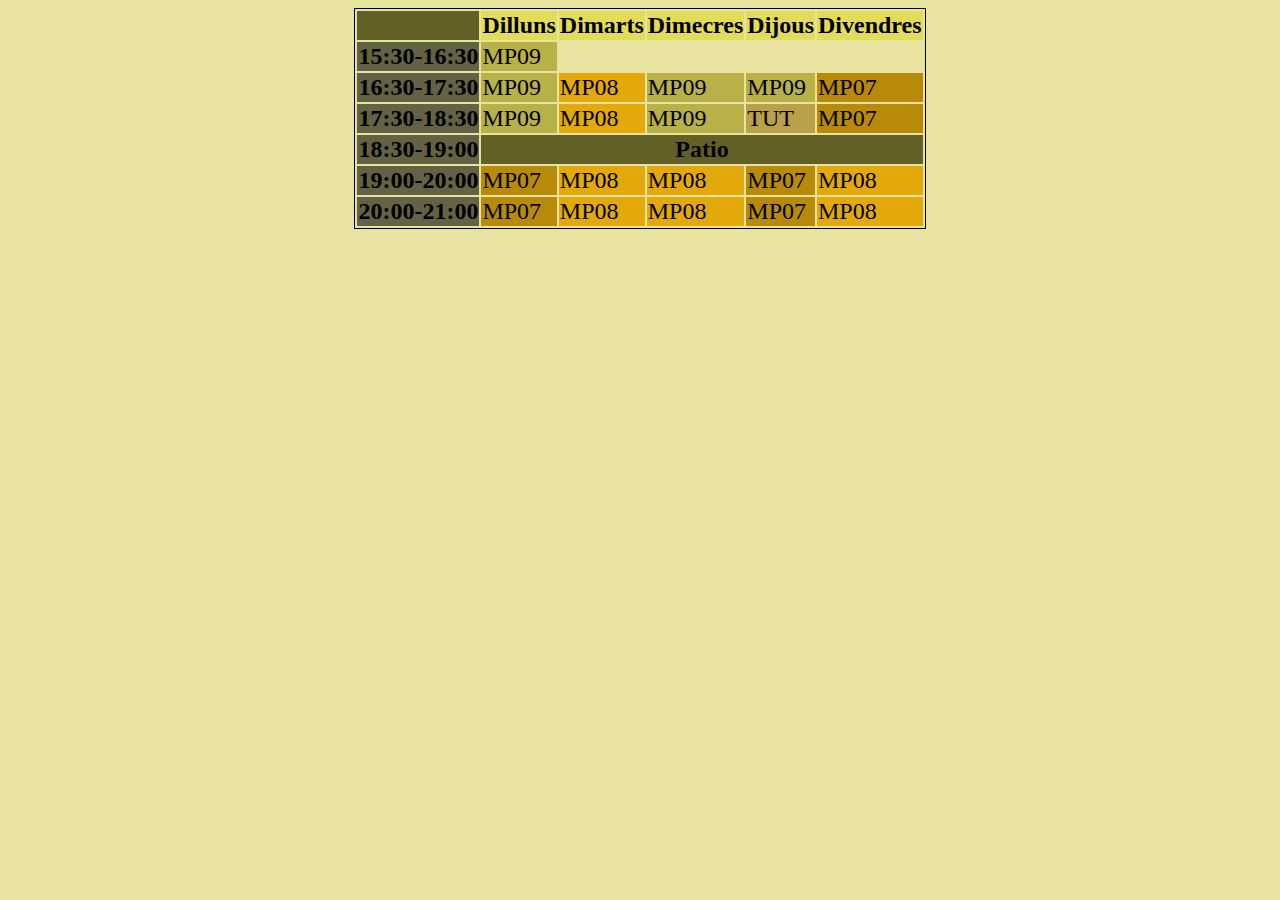
<file: mp08_UF1_02_horari_nuneza/index_css.html>
<html>
    <head>
        <title>Horari</title>
        <meta charset="UTF-8">
        <meta name="author" content="Adrián Núñez">
        <style>
            body {  background-color: #E8E4A0;
                    
            }
            table { background-color: #E8E4A0;
                    border: 1px solid black;
                    margin:auto;
                    font-size: 24px;

                    
            }
            th {    background-color: #636027;
                
            }
            .Dies {  background-color: #E3DC59;

            } 
            .Hora {  background-color: #636245;

            }
            .MP09 {  background-color: #B7B148;

            }
            .MP08 {  background-color: #E3A90B;
            
            }
            .MP07 {  background-color: #B88A0A;
            
            }
            .Pati {  background-color: #E8DAA2;
                     
            }
            .TUT {   background-color:#B8A149 ;
           
            }

        </style>
    </head>
    <body>
        <table>
            <tr>
                <th></th>
                <th class="Dies">Dilluns</th>
                <th class="Dies">Dimarts</th>
                <th class="Dies">Dimecres</th>
                <th class="Dies">Dijous</th>
                <th class="Dies">Divendres</th>  
            </tr>
            <tr>
                <th class="Hora">15:30-16:30</th>
                <td class="MP09">MP09</td>
                <td></td>
                <td></td>
                <td></td>
                <td></td>
                
            </tr>
            <tr>
                <th class="Hora">16:30-17:30</th>    
                <td class="MP09">MP09</td>           
                <td class="MP08">MP08</td>
                <td class="MP09">MP09</td>
                <td class="MP09">MP09</td>
                <td class="MP07">MP07</td>
                
            </tr>
            <tr>
                <th class="Hora">17:30-18:30</th>   
                <td class="MP09">MP09</td>    
                <td class="MP08">MP08</td>
                <td class="MP09">MP09</td>
                <td class="TUT class="MP07"">TUT</td>
                <td class="MP07">MP07</td>

            </tr>
            <tr>
                <th class="Hora">18:30-19:00</th>
                <th class="Patio" colspan="5">Patio</th>
                
            </tr>
            <tr>
                <th class="Hora">19:00-20:00</th>
                <td class="MP07">MP07</td>
                <td class="MP08">MP08</td>
                <td class="MP08">MP08</td>
                <td class="MP07">MP07</td>
                <td class="MP08">MP08</td>
            
            </tr>
            <tr>
                <th class="Hora">20:00-21:00</th>
                <td class="MP07">MP07</td>
                <td class="MP08">MP08</td>
                <td class="MP08">MP08</td>
                <td class="MP07">MP07</td>
                <td class="MP08">MP08</td>
                
            </tr>
        </table>
    </body>
    




</html>
</file>
<file: mp08_UF1_03_feedly_nuneza/estils.css>
body {
    font-family: Arial, "Helvetica", sans-serif;
    margin: 0;
    color: #666;
}
h1 {
    font-size: 24px;
    text-align: center;
}
p  {
    font-size: 18px;
    line-height: 22px;
    text-align: justify;
}
h1, p {
    width: 350px;
    margin: 0;
    padding: 25px;

}
li {
    display: inline;
    margin: 0 25px 0 0;
    background-color: #6c3;
    padding: 10px;
    border-top-left-radius: 10px;
}
#menu {
    background-color: #fff;
    height: 40px;
}
#coneix {
    background-color: #6c3;
    height: 550px;
    background-image: url(img/img-hero-full-list.png);
    background-repeat: no-repeat;
    background-position: 400px 0;
}
#tot {
    background-color: #fff;
    height: 641px;
    background-image: url(img/allinone.jpg);
    background-repeat: no-repeat;
    background-position: 400px 0;
}
#util {
    background-color: #333;
    height: 500px;
    color: #ccc;
    background-image: url(img/curator-short.png);
    background-repeat: no-repeat;
    background-position: 400px 0;
}
#rapid {
    background-color: #eeecee;
    height: 550px;
    background-image: url(img/img-hero-full-list.png);
    background-repeat: no-repeat;
    background-position: 400px 0;
}
#facil{
    background-color: #6c3 ;
    height: 550px;
    background-image: url(img/mobile-share.png);
    background-repeat: no-repeat;
    background-position: 400px 0;
}
#arreu {
    background-color: #eeecee;
    height: 643px;
    background-image: url(img/anywhere.png);
    background-repeat: no-repeat;
    background-position: 400px 0; /* background-position: X Y*/
}
#canvia {
    background-color: #333;
    height: 200px;
    text-align: center;   
}

#menu img{
    margin: 0;
}
#canvia img{
    margin: 25px;
}
ul {
    display: inline;
}
a{
    text-decoration: none;
}

#tornar{
    width: 100px;
    height: 100px;
    background-color: black;
    color: #fff;
    position: fixed;
    bottom: 200px;
    right: 200px;
    border-radius: 50px;
    text-align: center;
    font-size: 125px;
    
}
</file>
<file: mp08_UF1_04_ipfagram_nuneza/css/style.css>
.menu{
    height: 168px;
    
}
.logo{
    float: left;
    padding-top: 60px;
    padding-left: 60px;
    
    
}
.nav{
    margin:auto;
    padding-top: 15px;
}
.user{
    float: right;
    padding-top: 50px;
    
}

.nav ul {
    height: 50%;
    width: 296px;
    padding: 0;
    margin: 45px auto;
    background-size: 80%;
    background-repeat: no-repeat;
    background-position: 0 -30px;
   
}

.nav ul li{
    width: 42px;
    height: 42px;
    margin: 4px;

}
.home{
    background-image: url(../img/ifpagram_02.png);
    background-repeat: no-repeat;
    background-size: 600%;
    background-position: 4px 5px ;
}
.search{
    background-image: url(../img/ifpagram_02.png);
    background-repeat: no-repeat;
    background-size: 600%;
    background-position: -68px 5px ;

}
.tv{
    background-image: url(../img/ifpagram_02.png);
    background-repeat: no-repeat;
    background-size: 600%;
    background-position: -140px 5px ;

}
.like{
    background-image: url(../img/ifpagram_02.png);
    background-repeat: no-repeat;
    background-size: 600%;
    background-position: -215px 5px ;

}

.contactes{
    height: 195px;  
    font-family: Helvetica;
    
}
.contingut{
    width: 1665px;
    margin: auto;
    
    
}
li{
    display: inline-block;
    margin: 10px;
    height: 82px;
    width: 82px;
    border-radius: 50%;
    background-size: contain;
    background-repeat: no-repeat;
    text-align: center;
    line-height: 200px;
}
ul{
    width: 1060px;
    margin: auto;
    padding: 36px;
}
#contacte01{ 
    background-image: url(../img/ifpagram_07.png);
}

#contacte02{
    background-image: url(../img/ifpagram_08.png);
}

#contacte03{
    background-image: url(../img/ifpagram_09.png);
}
#contacte04{
    background-image: url(../img/ifpagram_07.png);
}
#contacte05{ 
    background-image: url(../img/ifpagram_08.png);
}
#contacte06{
    background-image: url(../img/ifpagram_09.png);
}
#contacte07{
    background-image: url(../img/ifpagram_07.png);
}
#contacte08{
    background-image: url(../img/ifpagram_08.png);
}
#contacte09{ 
    background-image: url(../img/ifpagram_09.png);
}
#contacte10{
    background-image: url(../img/ifpagram_07.png);
}
.post{
    width: 535px;
    margin: 0 auto;
    padding: 10px;
    text-align: center;
    overflow: hidden;
    float: left;
}
.post img{
    width: 535px;
}
.post div{
    width: 150px;
    margin: 5px;
    height: 70px;
}
.post .postejador{
    float: left;
}
.post .postejador img{
    width: 50px;
    border-radius: 50%;
    float: left;
    
}
.post .reaccions{
    
    float: right;
    width: 170px;
    
}
.post h5{
    
    height: 25px;
    line-height: 25px;
    font-weight: 700;
    font-family: Helvetica;
    
}
.post h6{
    
    height: 25px;
    line-height: 25px;
    font-family: Helvetica;
}
</file>
<file: mp08_UF1_05_escacs_nuneza/styles.css>
.taulell{
    width: 800px;
    height: 800px;
    margin: 0 auto;
    border: brown 10px solid;
    background-color: rgb(145, 86, 37);
    
}
.casella{
    width: 100px;
    height: 100px;
    float: left;
    background-image: linear-gradient(to bottom,blue,skyblue);
}
.filera:nth-child(2n+1) .casella:nth-child(2n) {
    background-color: rgba(251, 255, 2, 0.689);
    background-image: linear-gradient(to top,white,chocolate);
}
.filera:nth-child(2n) .casella:nth-child(2n+1) {
    background-color: rgba(251, 255, 2, 0.689);
    background-image: linear-gradient(to top,white,chocolate);
}
.fitxa{
    width: 80px;
    height: 80px;
    border-radius: 50%;
    margin: 10px;
    background-image: radial-gradient(circle at 10% 10%, rgba(255,255,255,1) 0%, rgba(253,139,29,1) 100%);
    box-shadow: 1px 1px 3px black;
}
.filera:nth-child(n+3) .fitxa{
    display: none;
    background-image: radial-gradient(circle at 10% 10%, skyblue 0%, blue 100%);
    box-shadow: 1px 1px 3px black;
}
.filera:nth-child(n+7) .fitxa{
    display: block;
    
    
}
.degradat{
    margin: 10px;
    width: 100px;
    height: 100px;
    
}
.fitxa:hover{
    position: relative;
    bottom: -100px;
    transition:all;
}
.filera:nth-child(n+7) .fitxa:hover{
    position: relative;
    bottom: 100px;
    transition:all;
}
</file>
<file: mp08_UF1_07_flor_nuneza/css/style.css>
.petals{
    width: 100px;
    height: 100px;
    background-color:crimson;
    border-radius: 0 100%;
    position:relative;
    top: 100px;
    left: 100px;
    transform-origin: right bottom;
}

#primer{
    top: 100px;
    left: 100px;
}
#segon{
    transform: rotate(60deg);
    top: 0px;
    
}
#tercer{
    transform: rotate(120deg);
   top: -100px;
}
#cuart{
    transform: rotate(180deg);
   top: -200px;
}
#cinque{
    transform: rotate(240deg);
   top: -300px;
}
#sise{
    transform: rotate(300deg);
   top: -400px;
}
.cor{
    height: 75px;
    width: 75px;
    background-color: orange;
    border-radius: 50%;
    position: relative;
    top: -437px;
    left: 163px;
}
.flor{
    width: 400px;
    height: 400px;
    float: left;
   
}
@keyframes rotacio{
    0%{
        transform: rotate(0deg)
    }
    100%{
        transform: rotate(360deg)
    }
}
.flor:hover{
    animation-name: rotacio;
    animation-duration: 1s;
    animation-iteration-count: infinite;
    animation-timing-function: linear;
    animation-direction: reverse;
}
</file>
<file: mp08_UF1_08_cara_nuneza/css/style.css>
*, *:before{
  position: relative;
  margin:auto;
}
.contenedor{
  margin: 50px;
}
.cap{
  position: relative;
}
.pel{
  width: 300px;
  height: 210px;
  background-color: black;
  border-radius: 65px 65px 10px 10px ;
  
}

.cara{
  width: 295px;
  height: 330px;
  background-color: #E9B081;
  border-radius: 150px/50px 50px 140px 140px;
  top: -140px;
  left: 0px;
  
}

.cara:before {
  content:"";
  display: block;
  width: 150px;
  height:50px;
  top: 230px;
  left: -94px;
  border-radius: 0px 0px 150px 150px/ 0px 0px 50px 50px;
  border-bottom: solid white 10px;
  transform: rotate(50deg);
}

.cara2:before{
  content:"";
  display: block;
  width: 150px;
  height:50px;
  top: -240px;
  left: 94px;
  border-radius: 0px 0px 150px 150px/ 0px 0px 50px 50px;
  border-bottom: solid white 10px;
  transform: rotate(-50deg);
}
.ulld{
  width:70px;
  height:50px;
  border-radius: 50px/10px 10px 0px 0px;
  border-top: solid black 5px;
  top: -535px;
  left: 75px;
}
.ulle{
  width: 70px;
  height: 50px;
  border-radius: 50px/10px 10px 0px 0px;
  border-top: solid black 5px;
  top: -610px;
  left: -75px;
}
.pupillad{
  width: 20px;
  height: 20px;
  background-color:black;
  border-radius: 50px;
  top: -587px;
  left: 95px;
  animation-name: pupillad;
  animation-duration: 5s;
  animation-delay: 1s;
  animation-iteration-count: infinite;
  animation-timing-function: linear;
  
}
.pupillae{
  width: 20px;
  height: 20px;
  background-color:black;
  border-radius: 50px;
  top: -662px;
  left: -57px;
  animation-name: pupillae;
  animation-duration: 5s;
  animation-delay: 1s;
  animation-iteration-count: infinite;
  animation-timing-function: linear;
}
.nasd{
  width: 7px;
  height: 5px;
  background-color: black;
  border-radius: 50px;
  top: -695px;
  left: 16px;
  
}
.nase{
  width: 7px;
  height: 5px;
  background-color: black;
  border-radius: 50px;
  top: -700px;
  left: -3px;
}
.boca{
  width: 100px;
  height: 70px;
  border-radius: 50px/15px 5px 0px 0px;
  border-top: solid #EC584E 5px;
  top: -655px;
}
.gafa1{
  width: 100px;
  height: 90px;
  border-radius: 50px/ 30px 30px 50px 50px ;
  border: solid black 2px;
  top: -895px;
  left: -72px;
}
.gafa2{
  width: 100px;
  height: 90px;
  border-radius: 50px/ 30px 30px 50px 50px;
  border: solid black 2px;
  top: -991px;
  left: 75px;
  
}
.patilla1{
  width: 20px;
  height: 3px;
  border: solid black 2px;
  background-color: black;
  top: -1058px;
  left: 138px;
}
.patilla2{
  width: 24px;
  height: 3px;
  border: solid black 2px;
  background-color: black;
  top: -1068px;
  left: -136px;
}
.puente{
  width: 42px;
  height: 2px;
  border: solid black 2px;
  background-color:black;
  top: -1076px;
  left: 1px;
}
.orellae{
  width: 30px;
  height: 50px;
  background-color: #E9B081;
  border-radius: 30px 20px 0 30px;
  left: -143px;
  top: -680px;
  z-index: -300;
}
.orellad{
  width: 30px;
  height: 50px;
  background-color: #E9B081;
  border-radius: 20px 30px 30px 0px;
  left: 143px;
  top: -730px;
  z-index: -300;
}
.celles{
  width: 100px;
  height: 90px;
  border-radius: 50px/ 30px 30px 50px 50px ;
  border-top: solid black 10px;
  top: -463px;
  left: -72px;
}
#cellad{
  width: 100px;
  height: 90px;
  border-radius: 50px/ 30px 30px 50px 50px ;
  border-top: solid black 10px;
  left: 147px;
  top: -10px;
}

@keyframes pupillad{
  0%{
    top: -587px;
    left: 95px;
  }
  50%{
    top: -587px;
    left: 60px;
  }
   100%{
    top: -587px;
    left: 95px;
  }
}
@keyframes pupillae{
  0%{
    top: -662px;
    left: -57px;
  }
  50%{
    top: -662px;
    left: -90px;
  }
  100%{
    top: -662px;
    left: -57px;
  }
}
</file>
<file: mp08_UF1_09_potoshop_nuneza/css/style.css>
body:before{
    content: "Ps";
    color: #31a8ff;
    display: block;
    text-align: center;
    font-size: 100px;
    font-family: system-ui, -apple-system, BlinkMacSystemFont, 'Segoe UI', Roboto, Oxygen, Ubuntu, Cantarell, 'Open Sans', 'Helvetica Neue', sans-serif;
    line-height: 150px;
    font-weight: bold;
    width: 150px;
    height: 150px;
    background-color: navy;
    border-radius: 30px;
    margin: auto;
}
.imatge{
    width: 200px;
    height: 150px;
    text-align: center;
    background-image: url(../img/pinya.jpg);
    background-size: cover;
    background-position: center;
}
.efecte {
    margin: 10px;
    text-align: center;
    border: solid black 2px;
    width:200px;
    height:250px;
    display: inline-block;
}
.contenidor{
    width: 800px;
    margin: auto;
    text-align: center;
}
.desenfoc .imatge{
    filter: blur(5px);
}
.lluminositat .imatge{
    filter: brightness(2);
}
.contrast .imatge{
    filter: contrast(200%);
}
.ombra .imatge{
    filter: drop-shadow( 10px 5px 10px green);

}
.grisos .imatge{
    filter: grayscale(100%);
}
.to .imatge{
    filter: hue-rotate(70deg);
}
.opacitat .imatge{
    filter: opacity(50%);
}
.invertir .imatge{
    filter: invert(100%);
}
.saturacio .imatge{
    filter: saturate(200%);
}
.sepia .imatge{
    filter: sepia(60%);
}
</file>
<file: mp08_UF1_10_pelys_anunez/css/style.css>
*{
    margin: 0;
    font-family: Helvetica;
}
body{
    background-color: #222;
}
h1{
    margin-top: 0.625rem;
    margin-left: 1.25rem;
    font-size: 1.375rem;
    color: #fff;
    
}
h2{
    font-size: 0.875rem;
    color: #ccc;
}

h3{
    font-size: 0.6875rem;
    color: #ccc;
    display: inline-block;
}
.data{
    float: left;
}
.tipus{
    float: right;
    
}

.foto{
    float: left;
    margin: 1.25rem 0 1.25rem 1.25rem;
}
img{
    border-radius: 0.3125rem;
}
.contenidor{
    padding-top: 3.125rem;
    width: 100%;
    float: left;
}
.barra{
    width: 100%;
    height: 3.125rem;
    background-color: rgb(0,0,0,0.5);
    position: fixed;
    z-index: 50000;
}
li{
    color: #ccc;
    display: inline-block;
    margin: 0.625rem;
    margin-top: 0.625rem;
    
}
.xarxes{
    margin-top: 1.5625rem;
    float: right;
    
}
.barra img{
    margin: 0.3125rem 1.25rem 0.3125rem 1.25rem;
}
.vist{
    -webkit-filter:grayscale(100%);
    -moz-filter:grayscale(100%);
    filter: grayscale(100%);
}
.foto img:hover{
    opacity: 0.5;
}
li:hover{
    color: #fff;
    text-decoration: underline;
}
</file>
